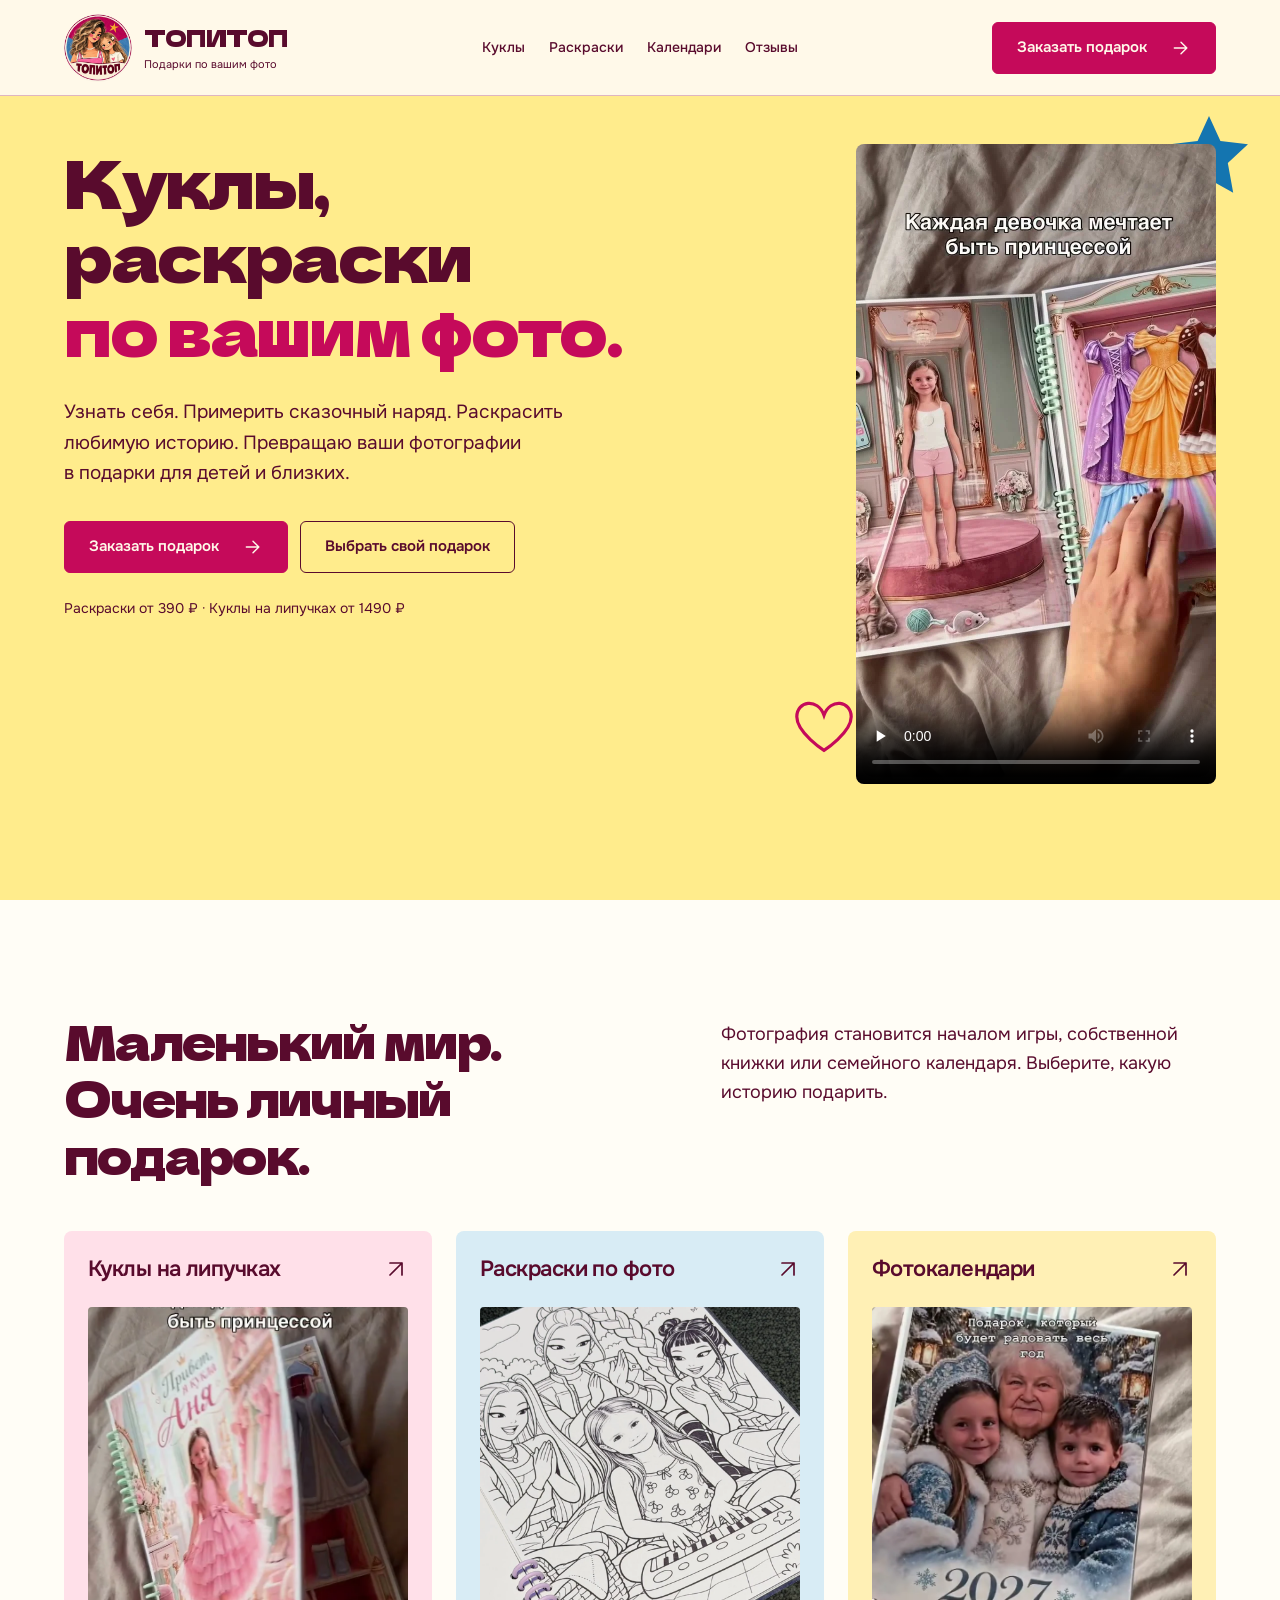
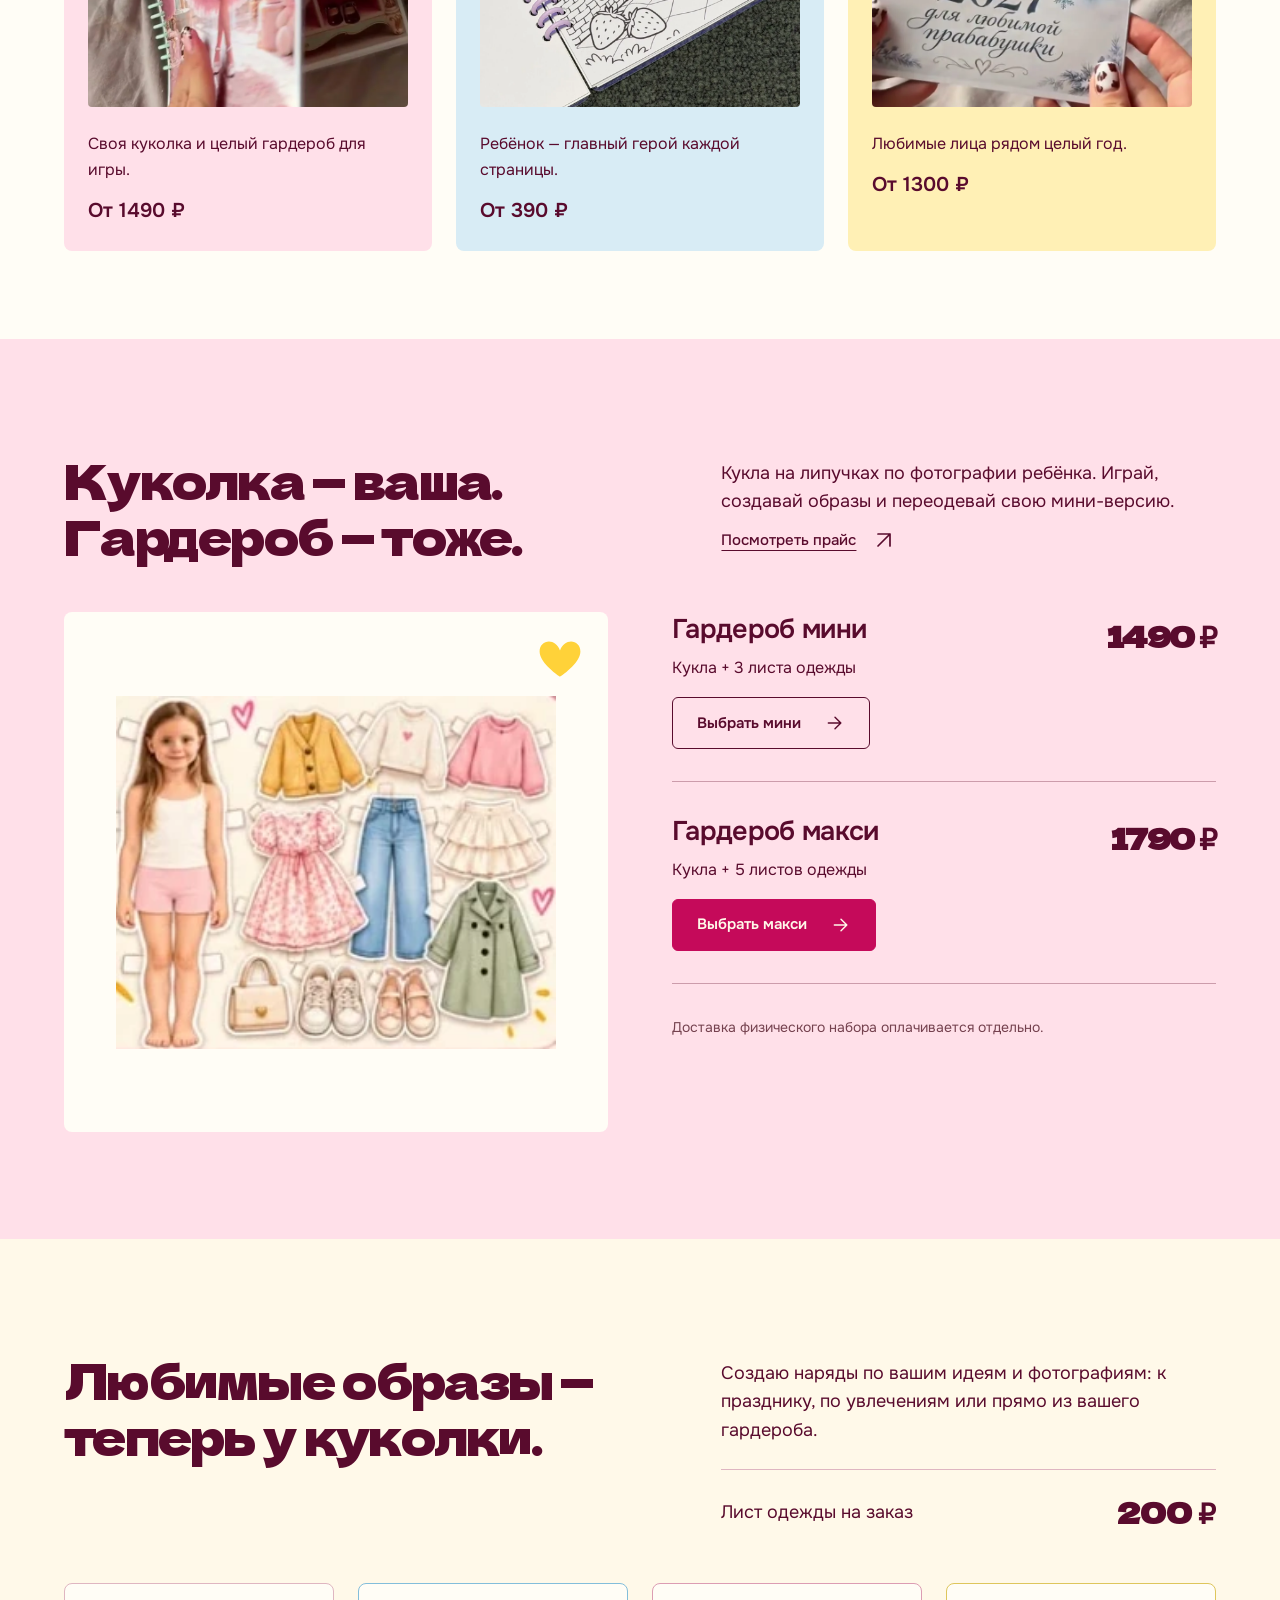
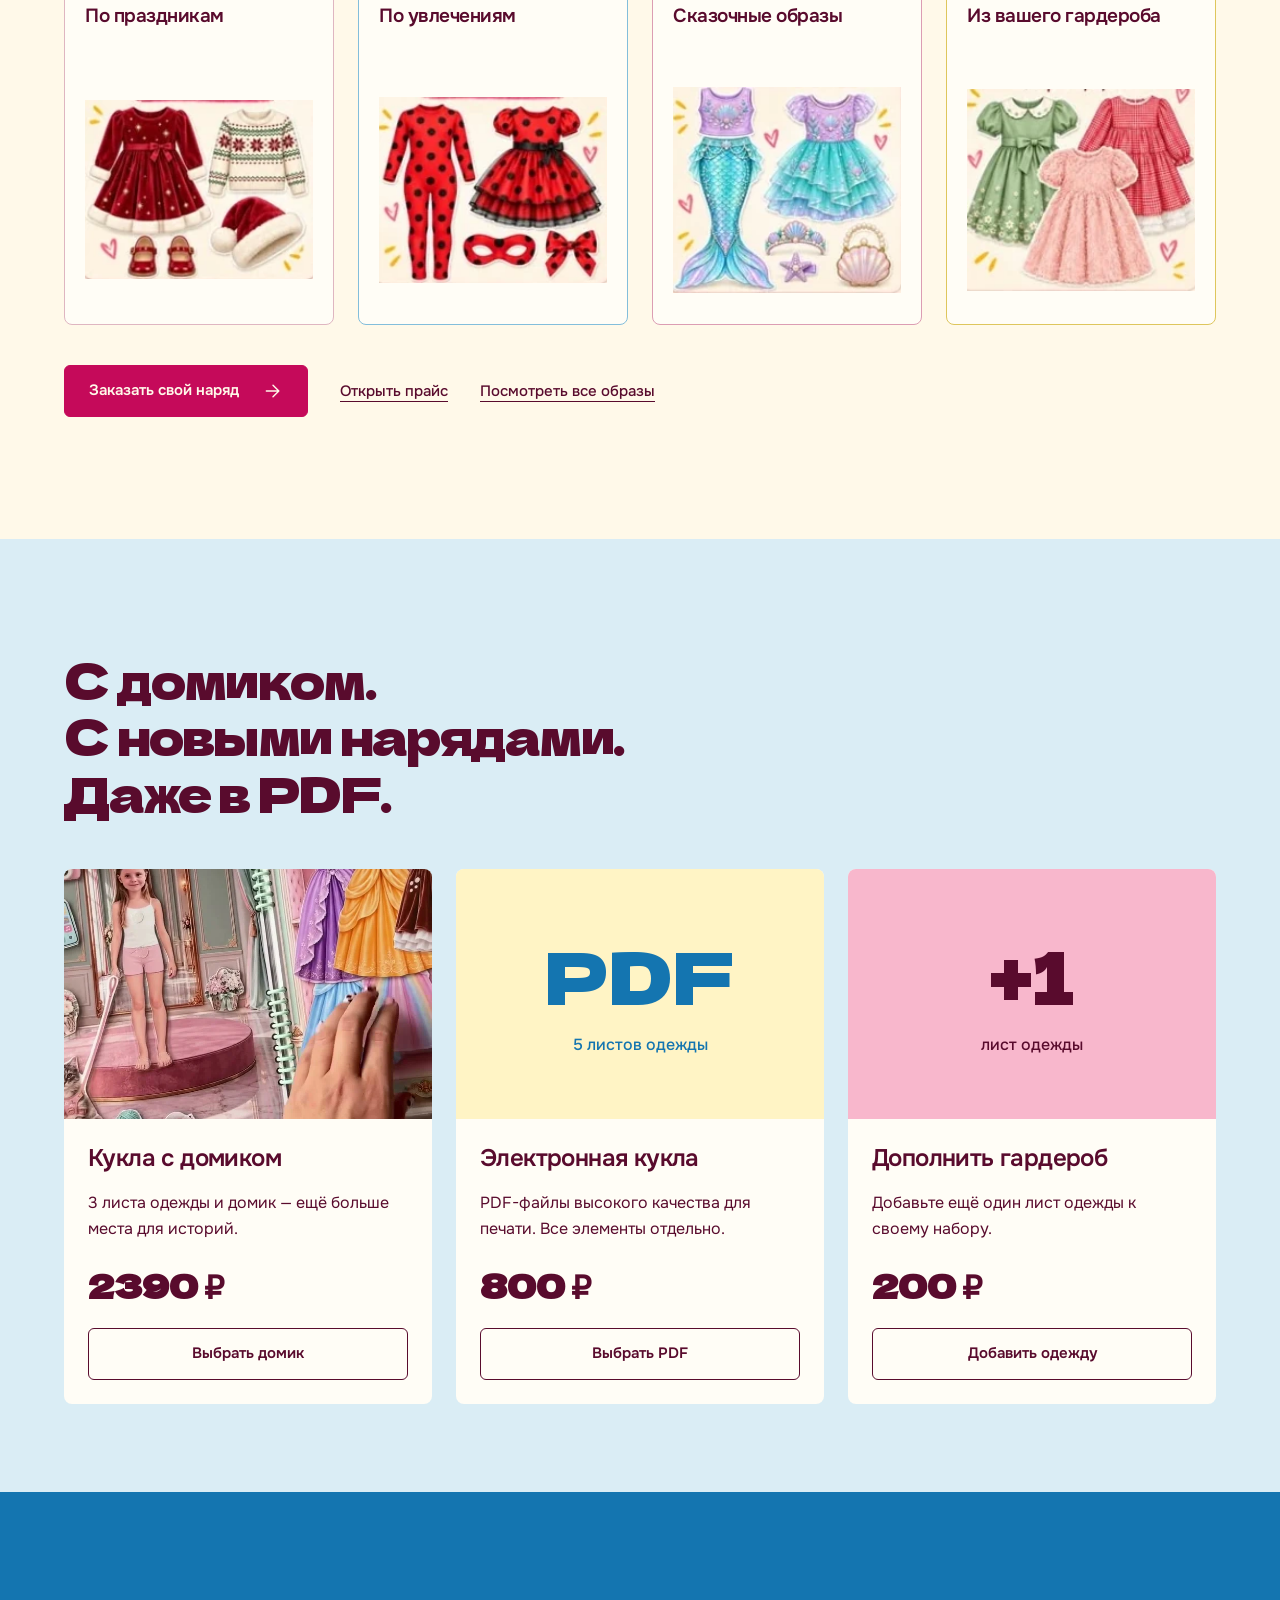
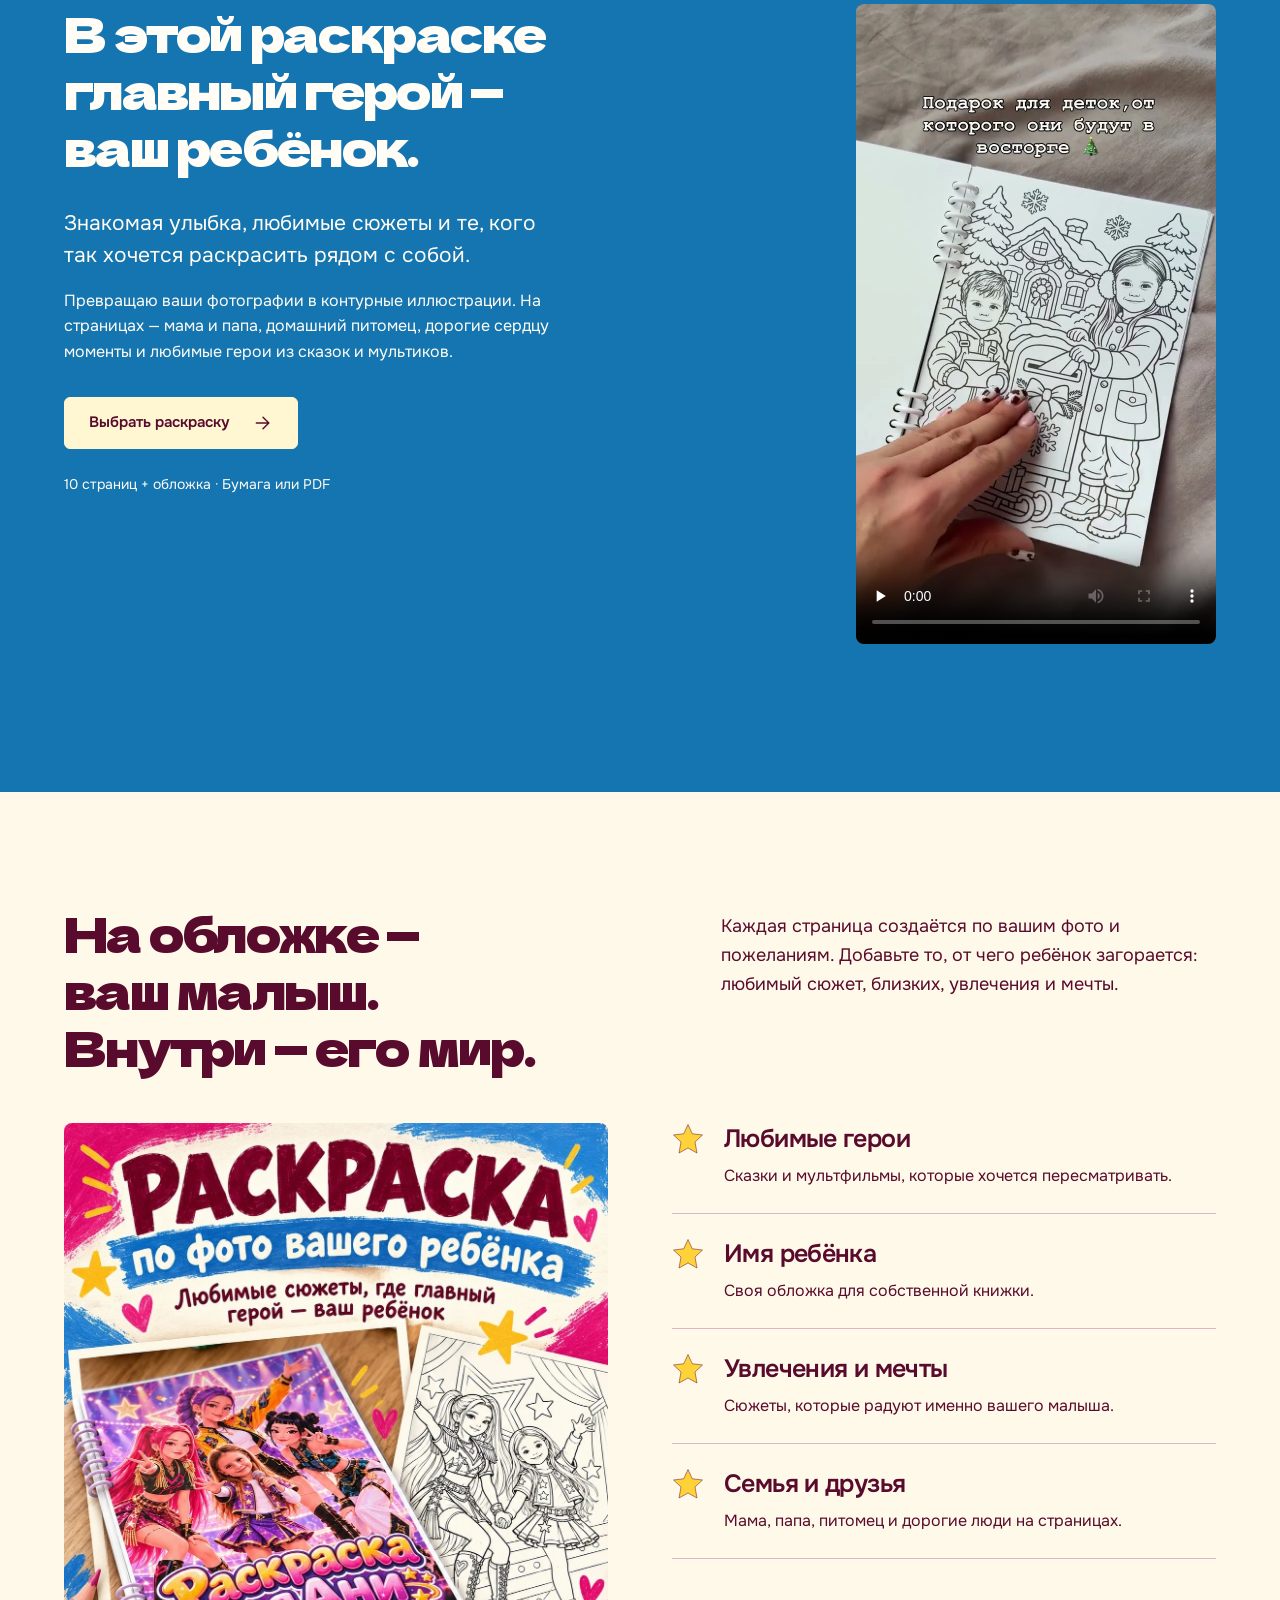
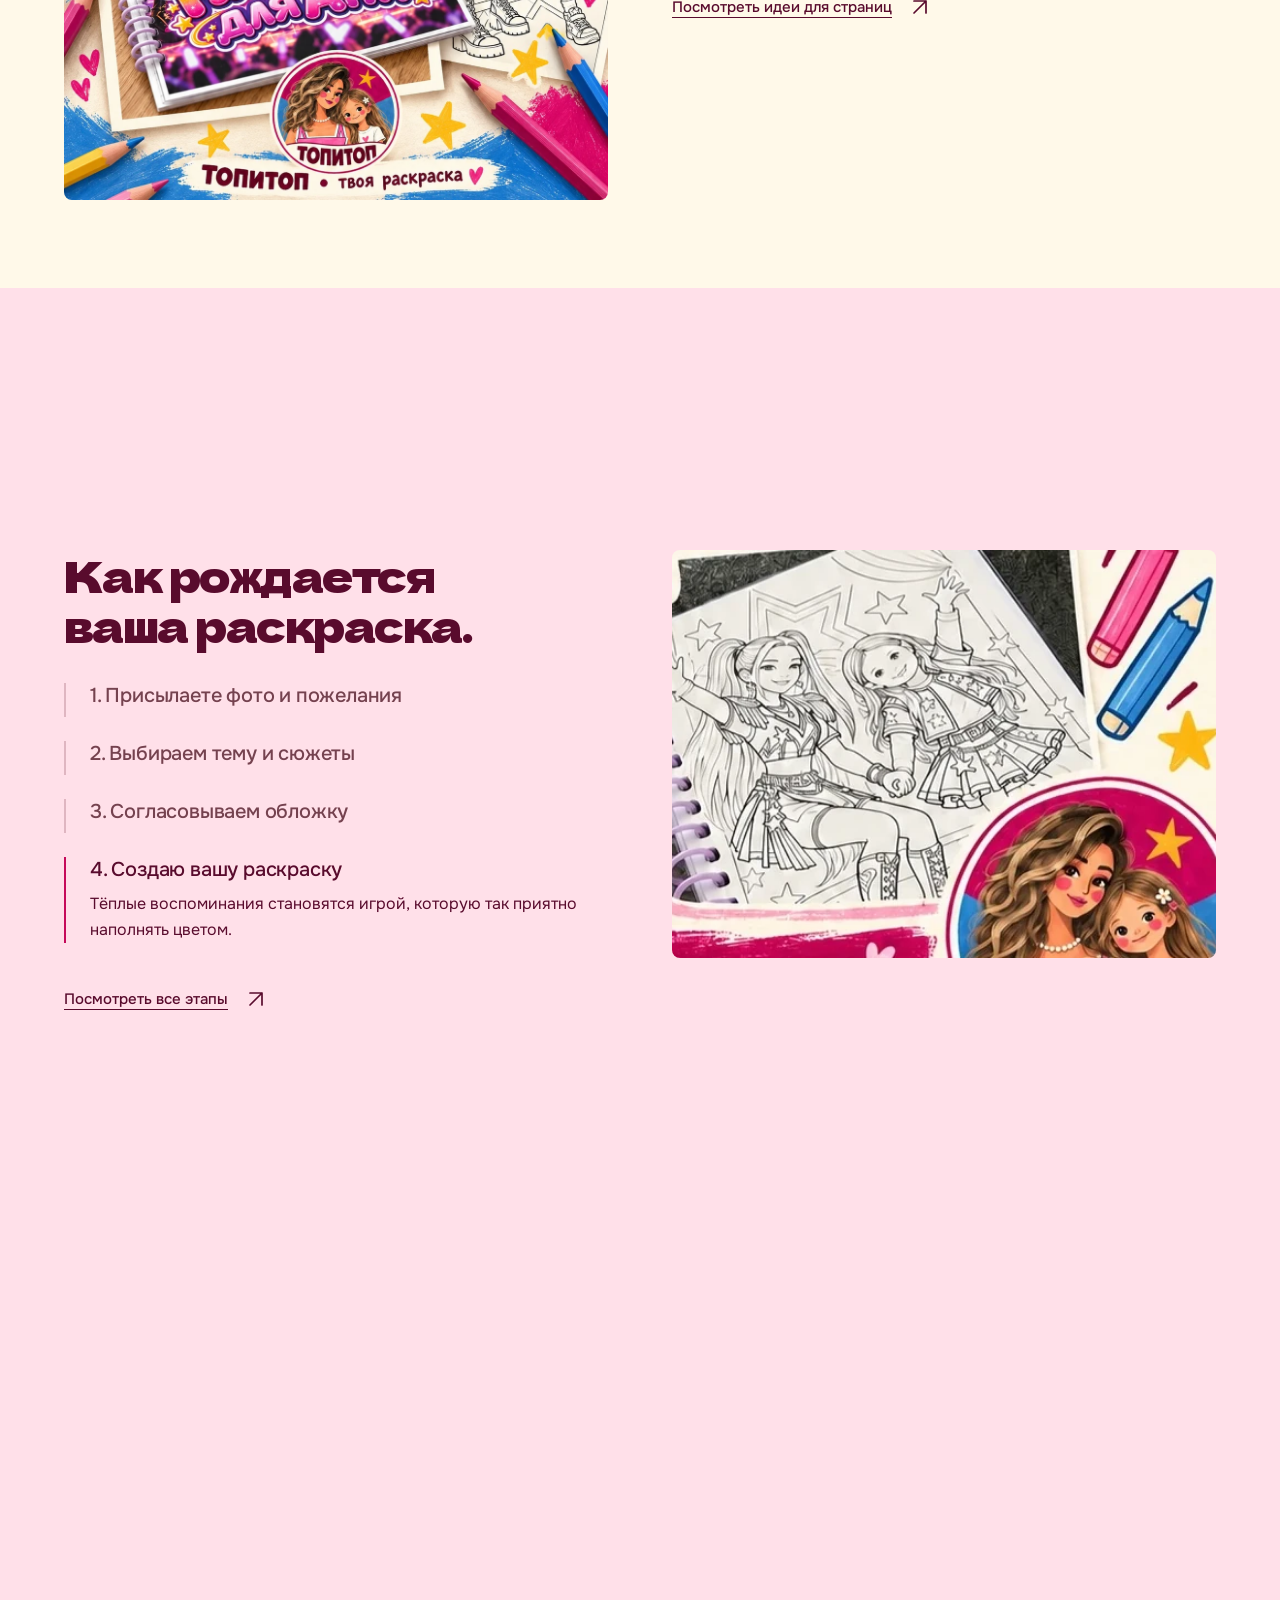
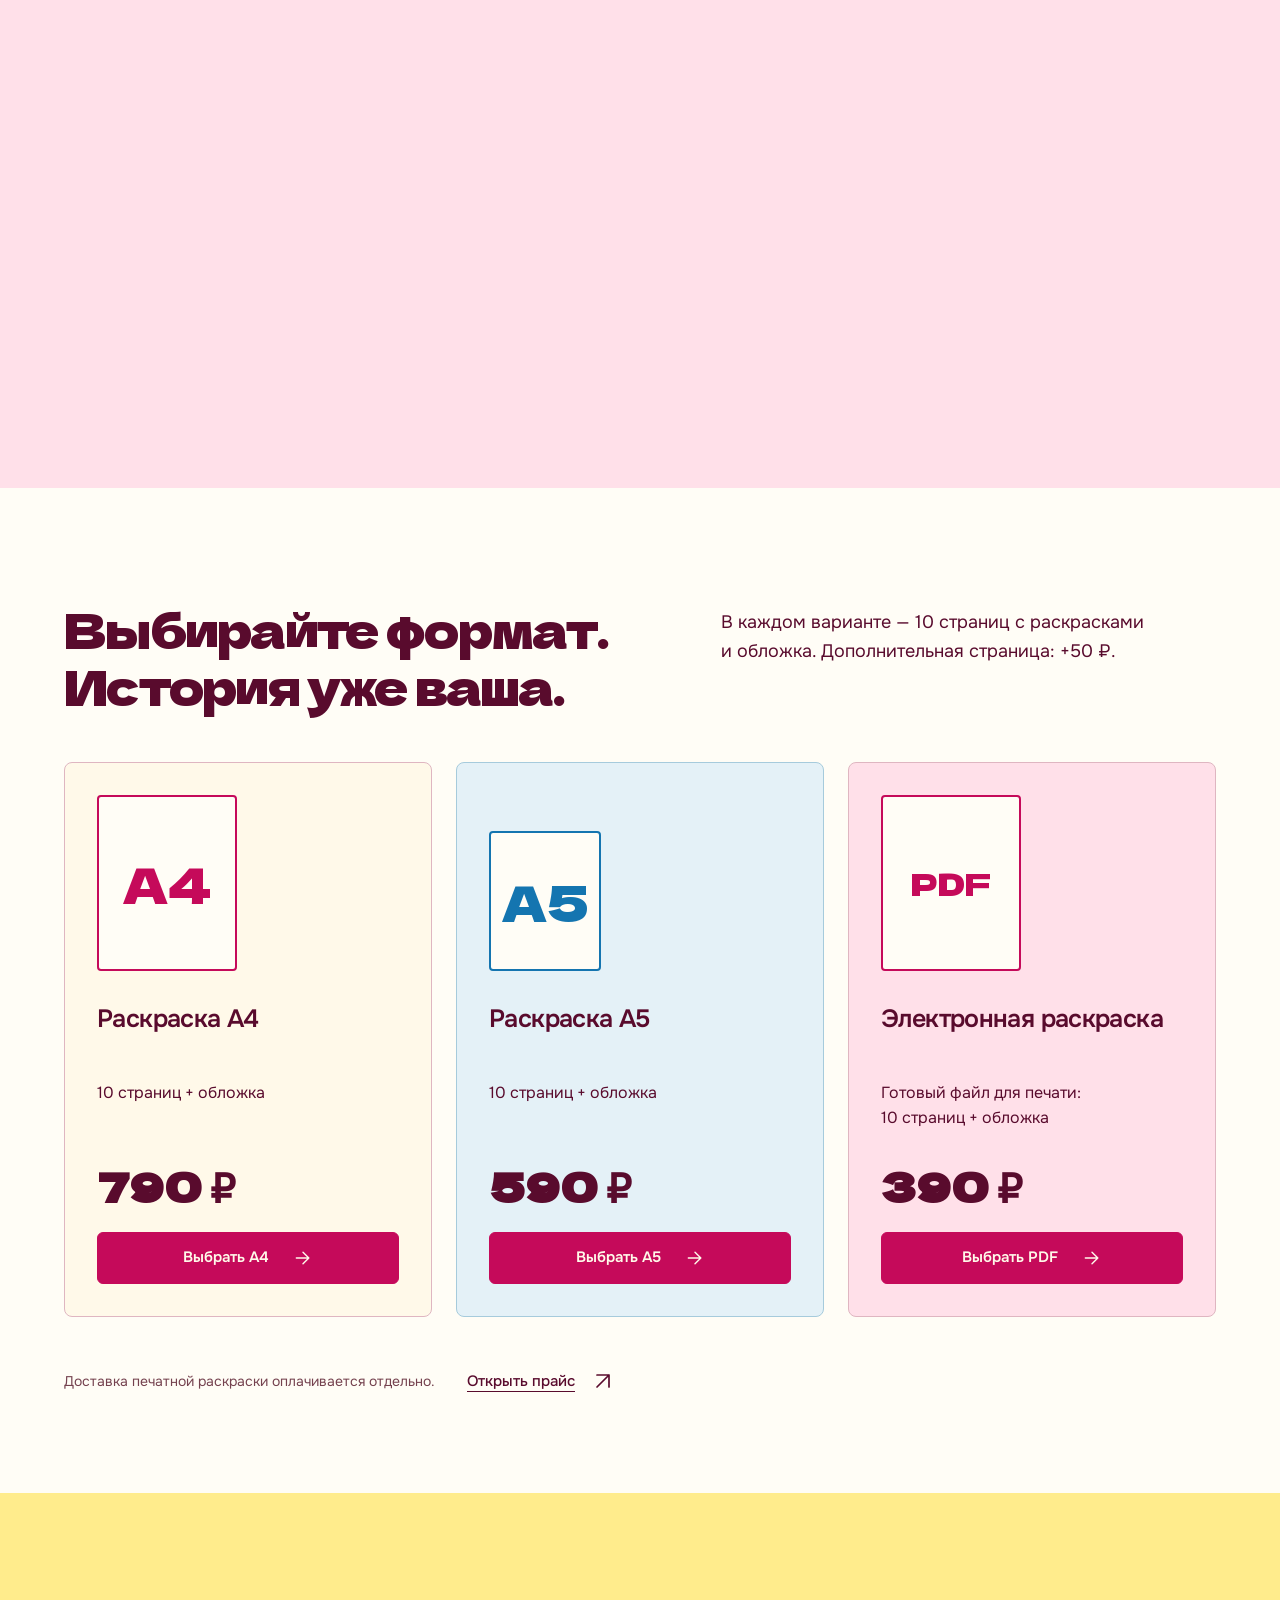
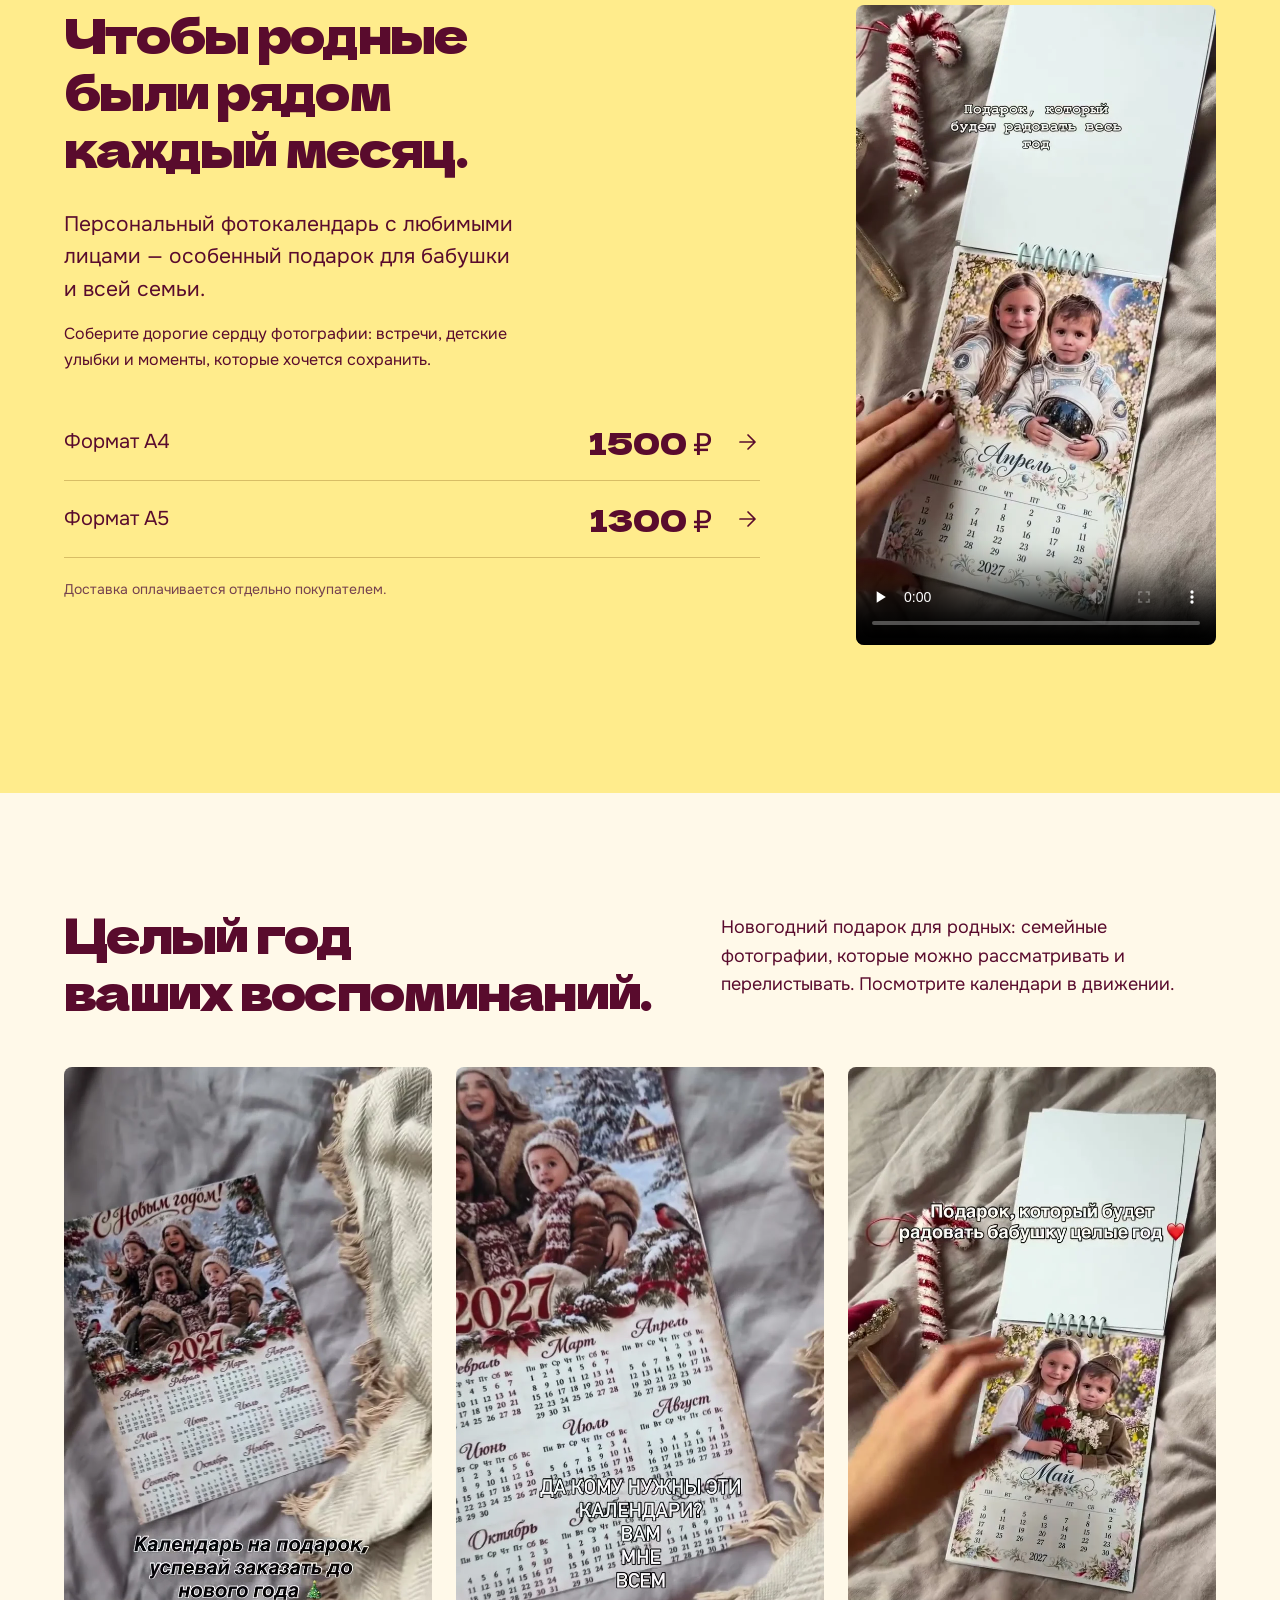
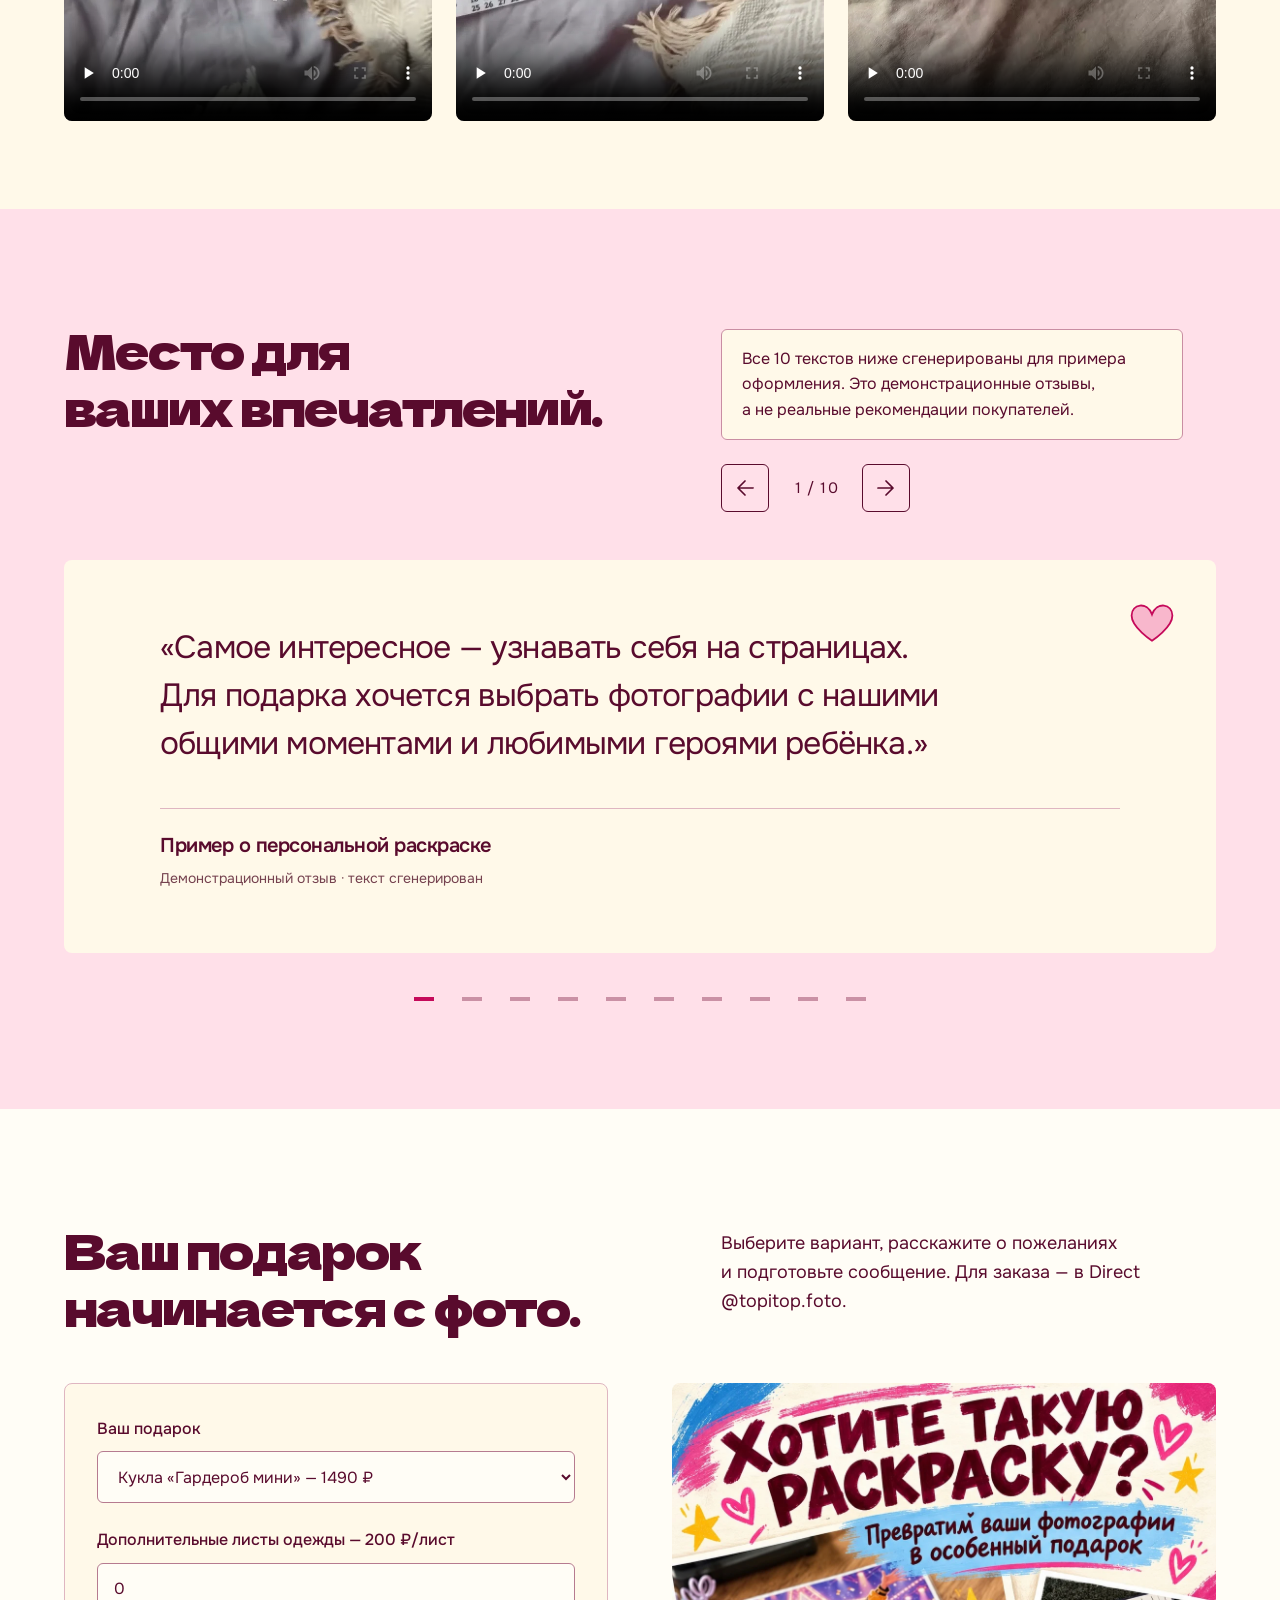
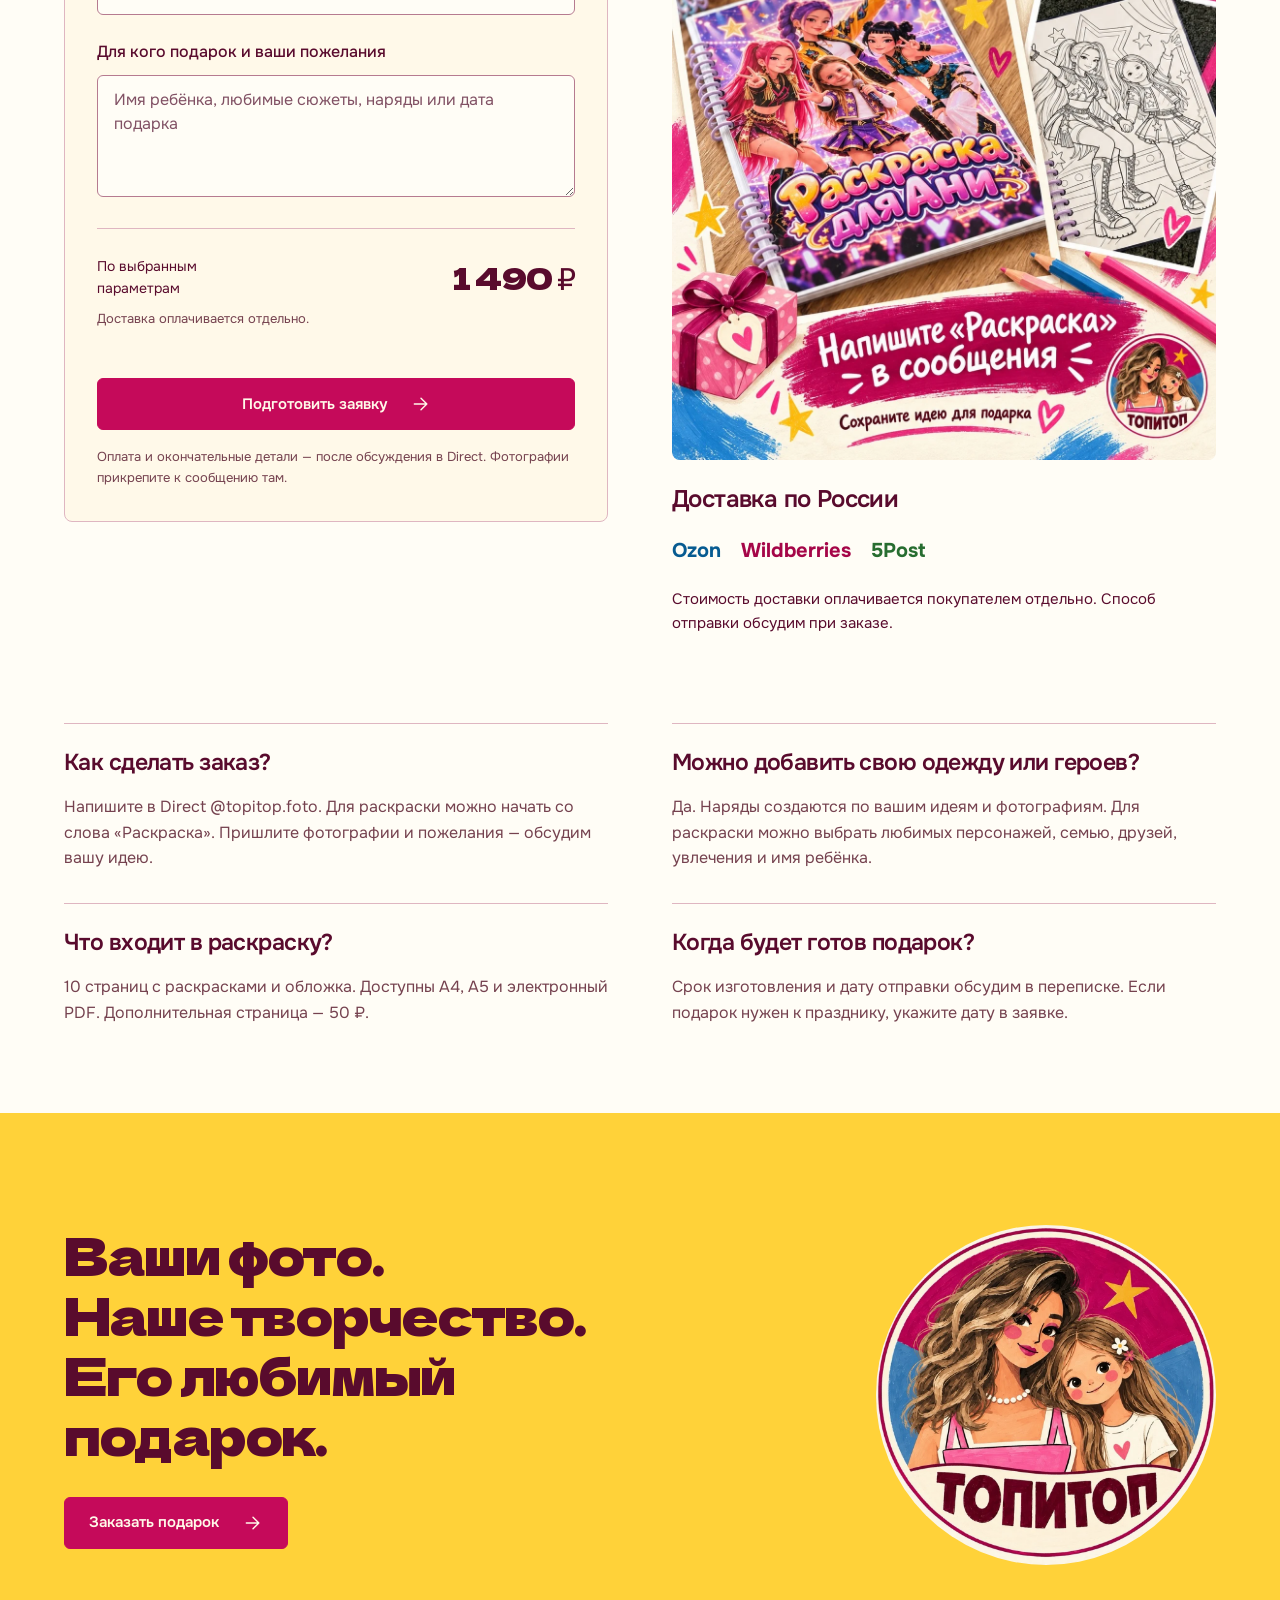
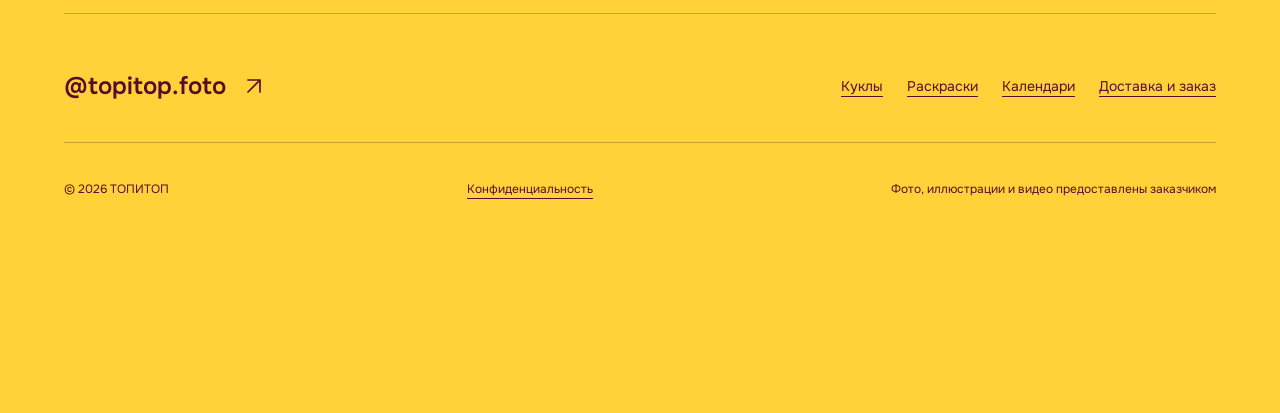
<file: index.html>
<!DOCTYPE html>
<html lang="ru" data-type="product" data-radius="soft" data-buttons="solid" data-motion="live">
<head>
  <meta charset="utf-8">
  <meta name="viewport" content="width=device-width, initial-scale=1, viewport-fit=cover">
  <title>Куклы на липучках и раскраски по фото на заказ | ТОПИТОП</title>
  <meta name="description" content="ТОПИТОП: куклы на липучках по фото, персональные раскраски от 390 ₽ и фотокалендари для родных. Выберите подарок и оформите заявку в Direct. Доставка по России.">
  <meta name="theme-color" content="#fff9e9">
  <meta name="page-type" content="product"><meta name="site-kind" content="other">
  <meta name="robots" content="index,follow,max-image-preview:large">
  <!-- Before publication replace https://topitop.example throughout SEO files with the actual website domain. -->
  <link rel="canonical" href="https://topitop.example/">
  <meta property="og:type" content="website"><meta property="og:locale" content="ru_RU">
  <meta property="og:site_name" content="ТОПИТОП"><meta property="og:title" content="Ваши фото становятся подарками — ТОПИТОП">
  <meta property="og:description" content="Куклы с личным гардеробом, раскраски с ребёнком в главной роли и фотокалендари для родных.">
  <meta property="og:url" content="https://topitop.example/"><meta property="og:image" content="https://topitop.example/share.jpg">
  <meta name="twitter:card" content="summary_large_image">
  <link rel="icon" type="image/png" href="assets/images/favicon.png">
  <link rel="stylesheet" href="assets/fonts/onest.css"><link rel="stylesheet" href="assets/fonts/dela.css">
  <link rel="stylesheet" href="assets/styles.css"><link rel="stylesheet" href="assets/motion.css">
  <link rel="stylesheet" href="assets/pinned-chapters.css"><link rel="stylesheet" href="assets/picture-develops.css">
  <script>document.documentElement.classList.add('js','m-enter');setTimeout(function(){document.documentElement.classList.add('m-enter-done')},700)</script>
  <script src="assets/animations.js" defer></script><script src="assets/app.js" defer></script>
  <script type="application/ld+json" id="structured-data">
{
  "@context": "https://schema.org",
  "@graph": [
    {
      "@type": "Organization",
      "@id": "https://topitop.example/#brand",
      "name": "ТОПИТОП",
      "alternateName": "topitop.foto",
      "url": "https://topitop.example/",
      "logo": "https://topitop.example/assets/images/logo.webp",
      "sameAs": [
        "https://www.instagram.com/topitop.foto/"
      ],
      "description": "Куклы на липучках по фото, персональные раскраски и фотокалендари для родных.",
      "areaServed": "Россия",
      "hasOfferCatalog": {
        "@type": "OfferCatalog",
        "name": "Персональные подарки ТОПИТОП",
        "itemListElement": [
          {
            "@type": "Offer",
            "price": 1490,
            "priceCurrency": "RUB",
            "url": "https://topitop.example/#order",
            "itemOffered": {
              "@type": "Service",
              "name": "Кукла «Гардероб мини»",
              "description": "Кукла по фото и 3 листа одежды"
            }
          },
          {
            "@type": "Offer",
            "price": 1790,
            "priceCurrency": "RUB",
            "url": "https://topitop.example/#order",
            "itemOffered": {
              "@type": "Service",
              "name": "Кукла «Гардероб макси»",
              "description": "Кукла по фото и 5 листов одежды"
            }
          },
          {
            "@type": "Offer",
            "price": 2390,
            "priceCurrency": "RUB",
            "url": "https://topitop.example/#order",
            "itemOffered": {
              "@type": "Service",
              "name": "Кукла с домиком",
              "description": "3 листа одежды и домик"
            }
          },
          {
            "@type": "Offer",
            "price": 800,
            "priceCurrency": "RUB",
            "url": "https://topitop.example/#order",
            "itemOffered": {
              "@type": "Service",
              "name": "Электронная кукла",
              "description": "PDF высокого качества, 5 листов одежды, элементы отдельно"
            }
          },
          {
            "@type": "Offer",
            "price": 200,
            "priceCurrency": "RUB",
            "url": "https://topitop.example/#order",
            "itemOffered": {
              "@type": "Service",
              "name": "Дополнительный лист одежды",
              "description": "Наряды по идеям и фотографиям"
            }
          },
          {
            "@type": "Offer",
            "price": 790,
            "priceCurrency": "RUB",
            "url": "https://topitop.example/#order",
            "itemOffered": {
              "@type": "Service",
              "name": "Персональная раскраска А4",
              "description": "10 страниц и обложка"
            }
          },
          {
            "@type": "Offer",
            "price": 590,
            "priceCurrency": "RUB",
            "url": "https://topitop.example/#order",
            "itemOffered": {
              "@type": "Service",
              "name": "Персональная раскраска А5",
              "description": "10 страниц и обложка"
            }
          },
          {
            "@type": "Offer",
            "price": 390,
            "priceCurrency": "RUB",
            "url": "https://topitop.example/#order",
            "itemOffered": {
              "@type": "Service",
              "name": "Персональная раскраска PDF",
              "description": "Файл для печати: 10 страниц и обложка"
            }
          },
          {
            "@type": "Offer",
            "price": 1500,
            "priceCurrency": "RUB",
            "url": "https://topitop.example/#order",
            "itemOffered": {
              "@type": "Service",
              "name": "Фотокалендарь А4",
              "description": "Персональный календарь с семейными фотографиями"
            }
          },
          {
            "@type": "Offer",
            "price": 1300,
            "priceCurrency": "RUB",
            "url": "https://topitop.example/#order",
            "itemOffered": {
              "@type": "Service",
              "name": "Фотокалендарь А5",
              "description": "Персональный календарь с семейными фотографиями"
            }
          }
        ]
      }
    },
    {
      "@type": "WebSite",
      "@id": "https://topitop.example/#website",
      "name": "ТОПИТОП",
      "url": "https://topitop.example/",
      "inLanguage": "ru-RU",
      "publisher": {
        "@id": "https://topitop.example/#brand"
      }
    },
    {
      "@type": "FAQPage",
      "mainEntity": [
        {
          "@type": "Question",
          "name": "Как сделать заказ?",
          "acceptedAnswer": {
            "@type": "Answer",
            "text": "Напишите в Direct @topitop.foto. Для раскраски можно начать со слова «Раскраска». Пришлите фотографии и пожелания — обсудим вашу идею."
          }
        },
        {
          "@type": "Question",
          "name": "Можно добавить свою одежду или героев?",
          "acceptedAnswer": {
            "@type": "Answer",
            "text": "Да. Наряды создаются по вашим идеям и фотографиям. Для раскраски можно выбрать любимых персонажей, семью, друзей, увлечения и имя ребёнка."
          }
        },
        {
          "@type": "Question",
          "name": "Что входит в раскраску?",
          "acceptedAnswer": {
            "@type": "Answer",
            "text": "10 страниц с раскрасками и обложка. Доступны А4, А5 и электронный PDF. Дополнительная страница — 50 ₽."
          }
        },
        {
          "@type": "Question",
          "name": "Когда будет готов подарок?",
          "acceptedAnswer": {
            "@type": "Answer",
            "text": "Срок изготовления и дату отправки обсудим в переписке. Если подарок нужен к празднику, укажите дату в заявке."
          }
        }
      ]
    }
  ]
}
  </script>
</head>
<body>
  <!-- TOPITOP: user's vivid brand palette and supplied artwork take precedence. Classic scripts work on file://. -->
  <svg class="svg-defs" xmlns="http://www.w3.org/2000/svg" aria-hidden="true">
    <symbol id="arrow" viewBox="0 0 24 24"><path d="M4 12h15M12 5l7 7-7 7"/></symbol>
    <symbol id="up" viewBox="0 0 24 24"><path d="M6 18 18 6M6 6h12v12"/></symbol>
    <symbol id="star" viewBox="0 0 64 64"><path d="m32 3 8.5 18.5L61 24l-15 14 4 22-18-10-18 10 4-22L3 24l20.5-2.5Z"/></symbol>
    <symbol id="heart" viewBox="0 0 40 40"><path d="M20 34S3 23 3 13C3 3 16 1 20 12 24 1 37 3 37 13c0 10-17 21-17 21Z"/></symbol>
  </svg>
  <header class="nav">
    <div class="wrap nav__bar">
      <a class="skip-link" href="#main">Перейти к содержимому</a>
      <a class="brand" href="#top" aria-label="ТОПИТОП — на главную"><img src="assets/images/logo-480.webp" width="72" height="72" alt="Логотип ТОПИТОП: мама и дочка"><span>ТОПИТОП<span>Подарки по вашим фото</span></span></a>
      <nav class="desktop-nav" aria-label="Основная навигация"><a href="#dolls">Куклы</a><a href="#coloring">Раскраски</a><a href="#calendars">Календари</a><a href="#reviews">Отзывы</a></nav>
      <a class="btn btn--primary nav__cta" href="#order">Заказать подарок<svg class="icon" aria-hidden="true"><use href="#arrow"/></svg></a>
      <button class="menu-toggle" type="button" aria-expanded="false" aria-controls="mobile-menu" aria-label="Открыть меню"><span></span><span></span></button>
    </div>
    <nav class="mobile-menu" id="mobile-menu" aria-label="Мобильная навигация" hidden><div class="wrap"><a href="#dolls">Куклы по фото</a><a href="#outfits">Одежда для кукол</a><a href="#coloring">Персональные раскраски</a><a href="#calendars">Фотокалендари</a><a href="#reviews">Отзывы</a><a href="#order">Заказ и доставка</a><a class="btn btn--primary" href="#order">Заказать подарок<svg class="icon" aria-hidden="true"><use href="#arrow"/></svg></a></div></nav>
  </header>
  <main id="main">
    <section class="hero" id="top" data-enter aria-labelledby="hero-h">
      <div class="wrap hero__grid">
        <div class="hero__text"><h1 id="hero-h">Куклы,<br>раскраски<br><span>по вашим фото.</span></h1><p class="hero__lead">Узнать себя. Примерить сказочный наряд. Раскрасить любимую историю. Превращаю ваши фотографии в&nbsp;подарки для детей и&nbsp;близких.</p><div class="btn-row"><a class="btn btn--primary" href="#order">Заказать подарок<svg class="icon" aria-hidden="true"><use href="#arrow"/></svg></a><a class="btn btn--secondary" href="#gifts">Выбрать свой подарок</a></div><p class="hero__fact">Раскраски от 390 ₽ · Куклы на липучках от 1490 ₽</p></div>
        <div class="hero__art"><svg class="decoration decoration--star" aria-hidden="true"><use href="#star"/></svg><div class="video-frame video-frame--hero"><video controls playsinline preload="none" width="540" height="960" poster="assets/images/video-5-3.webp" aria-label="Кукла по фото и её гардероб в альбоме"><source src="assets/video/video-5.mp4" type="video/mp4">Видео куклы: <a href="assets/video/video-5.mp4">открыть MP4</a>.</video></div><svg class="decoration decoration--heart" aria-hidden="true"><use href="#heart"/></svg></div>
      </div>
    </section>

    <section class="section gifts" id="gifts" aria-labelledby="gifts-h">
      <div class="wrap"><div class="section-head"><h2 id="gifts-h">Маленький мир.<br>Очень личный подарок.</h2><p>Фотография становится началом игры, собственной книжки или семейного календаря. Выберите, какую историю подарить.</p></div><div class="gift-grid">
        <a class="gift-card m-zoom" href="#dolls"><div class="gift-card__title"><h3>Куклы на липучках</h3><svg class="icon" aria-hidden="true"><use href="#up"/></svg></div><img src="assets/images/video-5-2.webp" alt="Персональная кукла в альбоме с нарядами" width="720" height="1280" loading="lazy" decoding="async"><p>Своя куколка и целый гардероб для игры.</p><strong>От 1490 ₽</strong></a>
        <a class="gift-card m-zoom" href="#coloring"><div class="gift-card__title"><h3>Раскраски по фото</h3><svg class="icon" aria-hidden="true"><use href="#up"/></svg></div><img src="assets/images/coloring-real.webp" alt="Печатная раскраска с девочкой и любимыми героями" width="1013" height="1800" loading="lazy" decoding="async"><p>Ребёнок — главный герой каждой страницы.</p><strong>От 390 ₽</strong></a>
        <a class="gift-card m-zoom" href="#calendars"><div class="gift-card__title"><h3>Фотокалендари</h3><svg class="icon" aria-hidden="true"><use href="#up"/></svg></div><img src="assets/images/video-4-1.webp" alt="Обложка фотокалендаря с бабушкой и внуками" width="720" height="1280" loading="lazy" decoding="async"><p>Любимые лица рядом целый год.</p><strong>От 1300 ₽</strong></a>
      </div></div>
    </section>

    <section class="section dolls" id="dolls" aria-labelledby="dolls-h">
      <div class="wrap"><div class="section-head"><h2 id="dolls-h">Куколка — ваша.<br>Гардероб — тоже.</h2><div><p>Кукла на липучках по фотографии ребёнка. Играй, создавай образы и&nbsp;переодевай свою мини-версию.</p><button type="button" class="text-link" data-view-image="assets/images/doll-prices.webp" data-view-title="Оригинальный прайс на куклы">Посмотреть прайс<svg class="icon" aria-hidden="true"><use href="#up"/></svg></button></div></div>
        <div class="doll-layout"><div class="doll-picture"><img src="assets/images/doll-detail.webp" alt="Куколка по фото и одежда для смены образов" width="350" height="380" loading="lazy" decoding="async"><svg class="decoration" aria-hidden="true"><use href="#heart"/></svg></div><div class="doll-prices"><article class="price-row"><div><h3>Гардероб мини</h3><p>Кукла + 3 листа одежды</p></div><strong>1490 ₽</strong><button class="btn btn--secondary" type="button" data-select-product="doll-mini">Выбрать мини<svg class="icon" aria-hidden="true"><use href="#arrow"/></svg></button></article><article class="price-row"><div><h3>Гардероб макси</h3><p>Кукла + 5 листов одежды</p></div><strong>1790 ₽</strong><button class="btn btn--primary" type="button" data-select-product="doll-maxi">Выбрать макси<svg class="icon" aria-hidden="true"><use href="#arrow"/></svg></button></article><p class="delivery-note">Доставка физического набора оплачивается отдельно.</p></div></div>
      </div>
    </section>

    <section class="section outfits" id="outfits" aria-labelledby="outfits-h"><div class="wrap"><div class="section-head"><h2 id="outfits-h">Любимые образы —<br>теперь у куколки.</h2><div><p>Создаю наряды по вашим идеям и фотографиям: к празднику, по увлечениям или прямо из вашего гардероба.</p><p class="outfit-price">Лист одежды на заказ <strong>200 ₽</strong></p></div></div><div class="outfit-grid">
      <article><h3>По праздникам</h3><img src="assets/images/outfit-holiday.webp" alt="Красное праздничное платье, свитер и новогодние аксессуары" width="300" height="300" loading="lazy" decoding="async"></article>
      <article><h3>По увлечениям</h3><img src="assets/images/outfit-hobby.webp" alt="Костюмы в красно-чёрный горошек с аксессуарами" width="300" height="300" loading="lazy" decoding="async"></article>
      <article><h3>Сказочные образы</h3><img src="assets/images/outfit-fairytale.webp" alt="Наряды русалки и сказочное платье" width="300" height="300" loading="lazy" decoding="async"></article>
      <article><h3>Из вашего гардероба</h3><img src="assets/images/outfit-personal.webp" alt="Платья и свитер для куклы по образцам одежды" width="300" height="300" loading="lazy" decoding="async"></article>
    </div><div class="section-actions"><button class="btn btn--primary" type="button" data-select-product="outfit">Заказать свой наряд<svg class="icon" aria-hidden="true"><use href="#arrow"/></svg></button><button class="text-link" type="button" data-view-image="assets/images/outfit-prices.webp" data-view-title="Наряды по вашим идеям — прайс">Открыть прайс</button><button class="text-link" type="button" data-view-image="assets/images/outfit-ideas.webp" data-view-title="Идеи одежды для куклы">Посмотреть все образы</button></div></div></section>

    <section class="section more-dolls" id="doll-formats" aria-labelledby="doll-formats-h"><div class="wrap"><h2 id="doll-formats-h">С домиком.<br>С новыми нарядами.<br>Даже в PDF.</h2><div class="format-grid">
      <article class="format-card"><div class="format-card__visual"><img src="assets/images/video-5-3.webp" alt="Куколка в альбоме с личным гардеробом" width="720" height="1280" loading="lazy" decoding="async"></div><div class="format-card__body"><h3>Кукла с домиком</h3><p>3 листа одежды и домик — ещё больше места для историй.</p><strong>2390 ₽</strong><button class="btn btn--secondary" type="button" data-select-product="doll-house">Выбрать домик</button></div></article>
      <article class="format-card format-card--pdf"><div class="paper-icon" aria-hidden="true">PDF<span>5 листов одежды</span></div><div class="format-card__body"><h3>Электронная кукла</h3><p>PDF-файлы высокого качества для печати. Все элементы отдельно.</p><strong>800 ₽</strong><button class="btn btn--secondary" type="button" data-select-product="doll-pdf">Выбрать PDF</button></div></article>
      <article class="format-card format-card--extra"><div class="paper-icon" aria-hidden="true">+1<span>лист одежды</span></div><div class="format-card__body"><h3>Дополнить гардероб</h3><p>Добавьте ещё один лист одежды к своему набору.</p><strong>200 ₽</strong><button class="btn btn--secondary" type="button" data-select-product="outfit">Добавить одежду</button></div></article>
    </div></div></section>

    <section class="section coloring" id="coloring" aria-labelledby="coloring-h"><div class="wrap coloring__grid"><div><h2 id="coloring-h">В этой раскраске<br>главный герой —<br>ваш ребёнок.</h2><p class="lead">Знакомая улыбка, любимые сюжеты и&nbsp;те, кого так хочется раскрасить рядом с&nbsp;собой.</p><p>Превращаю ваши фотографии в контурные иллюстрации. На страницах — мама и папа, домашний питомец, дорогие сердцу моменты и любимые герои из сказок и мультиков.</p><a class="btn btn--primary" href="#coloring-prices">Выбрать раскраску<svg class="icon" aria-hidden="true"><use href="#arrow"/></svg></a><p class="coloring__fact">10 страниц + обложка · Бумага или PDF</p></div><div class="video-frame"><video controls playsinline preload="none" poster="assets/images/video-3-2.webp" width="540" height="960" aria-label="Листаем персональную раскраску по фотографиям"><source src="assets/video/video-3.mp4" type="video/mp4"><a href="assets/video/video-3.mp4">Открыть видео раскраски</a></video></div></div></section>

    <section class="section personal" id="personal" aria-labelledby="personal-h"><div class="wrap"><div class="section-head"><h2 id="personal-h">На обложке —<br>ваш малыш.<br>Внутри — его мир.</h2><p>Каждая страница создаётся по вашим фото и пожеланиям. Добавьте то, от чего ребёнок загорается: любимый сюжет, близких, увлечения и мечты.</p></div><div class="personal__grid"><figure class="personal__photo" data-moment="picture-develops" data-moment-opts='{"look":"film"}'><img src="assets/images/coloring-cover.webp" alt="Именная раскраска для Ани с цветной обложкой и контурными страницами" width="1122" height="1397" loading="lazy" decoding="async"></figure><div class="personal__ideas"><ul><li><svg aria-hidden="true"><use href="#star"/></svg><div><h3>Любимые герои</h3><p>Сказки и мультфильмы, которые хочется пересматривать.</p></div></li><li><svg aria-hidden="true"><use href="#star"/></svg><div><h3>Имя ребёнка</h3><p>Своя обложка для собственной книжки.</p></div></li><li><svg aria-hidden="true"><use href="#star"/></svg><div><h3>Увлечения и мечты</h3><p>Сюжеты, которые радуют именно вашего малыша.</p></div></li><li><svg aria-hidden="true"><use href="#star"/></svg><div><h3>Семья и друзья</h3><p>Мама, папа, питомец и дорогие люди на страницах.</p></div></li></ul><button class="text-link" type="button" data-view-image="assets/images/coloring-themes.webp" data-view-title="Что можно добавить в персональную раскраску">Посмотреть идеи для страниц<svg class="icon" aria-hidden="true"><use href="#up"/></svg></button></div></div></div></section>

    <section class="section process" id="process" data-moment="pinned-chapters" aria-labelledby="process-h"><div class="wrap mo-pc__grid"><div class="mo-pc__text"><h2 id="process-h">Как рождается<br>ваша раскраска.</h2><ol class="mo-pc__steps">
      <li class="mo-pc__step"><h3>1. Присылаете фото и пожелания</h3><p>Расскажите, для кого подарок, и покажите любимые фотографии.</p><figure class="mo-pc__visual"><img src="assets/images/step-1.webp" alt="Фотография девочки для персональной раскраски" width="515" height="385" loading="lazy" decoding="async"></figure></li>
      <li class="mo-pc__step"><h3>2. Выбираем тему и сюжеты</h3><p>Обсуждаем любимых героев, увлечения и то, что появится на страницах.</p><figure class="mo-pc__visual"><img src="assets/images/step-2.webp" alt="Примеры контурных иллюстраций с ребёнком в разных сюжетах" width="515" height="385" loading="lazy" decoding="async"></figure></li>
      <li class="mo-pc__step"><h3>3. Согласовываем обложку</h3><p>Имя, образ и история, с которой начнётся знакомство с книжкой.</p><figure class="mo-pc__visual"><img src="assets/images/step-3.webp" alt="Цветная персональная обложка раскраски для Ани" width="515" height="370" loading="lazy" decoding="async"></figure></li>
      <li class="mo-pc__step"><h3>4. Создаю вашу раскраску</h3><p>Тёплые воспоминания становятся игрой, которую так приятно наполнять цветом.</p><figure class="mo-pc__visual"><img src="assets/images/step-4.webp" alt="Готовые страницы именной раскраски" width="515" height="370" loading="lazy" decoding="async"></figure></li>
    </ol><button class="text-link" type="button" data-view-image="assets/images/coloring-process.webp" data-view-title="Все этапы создания раскраски">Посмотреть все этапы<svg class="icon" aria-hidden="true"><use href="#up"/></svg></button></div><div class="mo-pc__visuals frame"></div></div></section>

    <section class="section coloring-prices" id="coloring-prices" aria-labelledby="coloring-prices-h"><div class="wrap"><div class="section-head"><h2 id="coloring-prices-h">Выбирайте формат.<br>История уже ваша.</h2><p>В каждом варианте — 10 страниц с раскрасками и&nbsp;обложка. Дополнительная страница: +50&nbsp;₽.</p></div><div class="color-price-grid">
      <article class="color-price-card"><div class="sheet-size" aria-hidden="true">А4</div><h3>Раскраска А4</h3><p>10 страниц + обложка</p><strong>790 ₽</strong><button class="btn btn--primary" type="button" data-select-product="color-a4">Выбрать А4<svg class="icon" aria-hidden="true"><use href="#arrow"/></svg></button></article>
      <article class="color-price-card"><div class="sheet-size sheet-size--a5" aria-hidden="true">А5</div><h3>Раскраска А5</h3><p>10 страниц + обложка</p><strong>590 ₽</strong><button class="btn btn--primary" type="button" data-select-product="color-a5">Выбрать А5<svg class="icon" aria-hidden="true"><use href="#arrow"/></svg></button></article>
      <article class="color-price-card"><div class="sheet-size sheet-size--pdf" aria-hidden="true">PDF</div><h3>Электронная раскраска</h3><p>Готовый файл для печати:<br>10 страниц + обложка</p><strong>390 ₽</strong><button class="btn btn--primary" type="button" data-select-product="color-pdf">Выбрать PDF<svg class="icon" aria-hidden="true"><use href="#arrow"/></svg></button></article>
    </div><div class="section-actions"><p class="delivery-note">Доставка печатной раскраски оплачивается отдельно.</p><button class="text-link" type="button" data-view-image="assets/images/coloring-prices.webp" data-view-title="Оригинальный прайс на раскраски">Открыть прайс<svg class="icon" aria-hidden="true"><use href="#up"/></svg></button></div></div></section>

    <section class="section calendars" id="calendars" aria-labelledby="calendars-h"><div class="wrap calendar__grid"><div><h2 id="calendars-h">Чтобы родные<br>были рядом<br>каждый месяц.</h2><p class="lead">Персональный фотокалендарь с&nbsp;любимыми лицами — особенный подарок для бабушки и&nbsp;всей семьи.</p><p>Соберите дорогие сердцу фотографии: встречи, детские улыбки и моменты, которые хочется сохранить.</p><div class="calendar-prices"><button type="button" data-select-product="calendar-a4"><span>Формат А4</span><strong>1500 ₽</strong><svg class="icon" aria-hidden="true"><use href="#arrow"/></svg></button><button type="button" data-select-product="calendar-a5"><span>Формат А5</span><strong>1300 ₽</strong><svg class="icon" aria-hidden="true"><use href="#arrow"/></svg></button></div><p class="delivery-note">Доставка оплачивается отдельно покупателем.</p></div><div class="video-frame"><video controls playsinline preload="none" width="540" height="960" poster="assets/images/video-4-3.webp" aria-label="Листаем семейный фотокалендарь с фотографиями бабушки и внуков"><source src="assets/video/video-4.mp4" type="video/mp4"><a href="assets/video/video-4.mp4">Открыть видео фотокалендаря</a></video></div></div></section>

    <section class="section calendar-stories" id="calendar-stories" aria-labelledby="calendar-stories-h"><div class="wrap"><div class="section-head"><h2 id="calendar-stories-h">Целый год<br>ваших воспоминаний.</h2><p>Новогодний подарок для родных: семейные фотографии, которые можно рассматривать и перелистывать. Посмотрите календари в движении.</p></div><div class="video-grid">
      <div class="video-frame"><video controls playsinline preload="none" width="540" height="960" poster="assets/images/video-1-2.webp" aria-label="Обзор семейного календаря на 2027 год"><source src="assets/video/video-1.mp4" type="video/mp4"><a href="assets/video/video-1.mp4">Смотреть первое видео календаря</a></video></div>
      <div class="video-frame"><video controls playsinline preload="none" width="540" height="960" poster="assets/images/video-2-1.webp" aria-label="Фотокалендарь с семейной зимней фотографией"><source src="assets/video/video-2.mp4" type="video/mp4"><a href="assets/video/video-2.mp4">Смотреть второе видео календаря</a></video></div>
      <div class="video-frame"><video controls playsinline preload="none" width="540" height="960" poster="assets/images/video-6-3.webp" aria-label="Перелистывание страниц фотокалендаря для бабушки"><source src="assets/video/video-6.mp4" type="video/mp4"><a href="assets/video/video-6.mp4">Смотреть третье видео календаря</a></video></div>
    </div></div></section>

    <section class="section reviews" id="reviews" aria-labelledby="reviews-h"><div class="wrap"><div class="section-head"><h2 id="reviews-h">Место для<br>ваших впечатлений.</h2><div><p class="demo-disclosure">Все 10 текстов ниже сгенерированы для примера оформления. Это демонстрационные отзывы, а&nbsp;не&nbsp;реальные рекомендации покупателей.</p><div class="review-controls" hidden><button class="icon-button" type="button" id="review-prev" aria-label="Предыдущий пример отзыва"><svg class="icon icon--back" aria-hidden="true"><use href="#arrow"/></svg></button><p id="review-count" aria-live="polite" aria-atomic="true">1 / 10</p><button class="icon-button" type="button" id="review-next" aria-label="Следующий пример отзыва"><svg class="icon" aria-hidden="true"><use href="#arrow"/></svg></button></div></div></div><div class="review-slider" id="review-slider" role="region" aria-roledescription="слайдер" aria-label="Демонстрационные отзывы" tabindex="0"><article class="review"><svg class="review__heart" aria-hidden="true"><use href="#heart"/></svg><blockquote id="review-text">«Самое интересное — узнавать себя на страницах. Для подарка хочется выбрать фотографии с нашими общими моментами и любимыми героями ребёнка».</blockquote><div class="review__meta"><h3 id="review-topic">Пример о персональной раскраске</h3><p id="review-label">Демонстрационный отзыв · текст сгенерирован</p></div></article></div><div class="review-dots" id="review-dots" aria-label="Выбор примера отзыва" hidden></div></div></section>

    <section class="section order" id="order" aria-labelledby="order-h"><div class="wrap"><div class="section-head"><h2 id="order-h">Ваш подарок<br>начинается с фото.</h2><p>Выберите вариант, расскажите о&nbsp;пожеланиях и&nbsp;подготовьте сообщение. Для заказа — в&nbsp;Direct @topitop.foto.</p></div><div class="order__grid"><form class="order-form" id="order-form" novalidate action="https://www.instagram.com/topitop.foto/" method="get" target="_blank"><div class="field"><label for="product">Ваш подарок</label><select id="product"><option value="doll-mini">Кукла «Гардероб мини» — 1490 ₽</option><option value="doll-maxi">Кукла «Гардероб макси» — 1790 ₽</option><option value="doll-house">Кукла с домиком — 2390 ₽</option><option value="doll-pdf">Электронная кукла — 800 ₽</option><option value="outfit">Лист одежды на заказ — 200 ₽</option><option value="color-a4">Раскраска А4 — 790 ₽</option><option value="color-a5">Раскраска А5 — 590 ₽</option><option value="color-pdf">Раскраска PDF — 390 ₽</option><option value="calendar-a4">Фотокалендарь А4 — 1500 ₽</option><option value="calendar-a5">Фотокалендарь А5 — 1300 ₽</option></select></div><div class="field" id="extra-field"><label for="extra-count" id="extra-label">Дополнительные листы одежды — 200 ₽/лист</label><input id="extra-count" type="number" inputmode="numeric" min="0" max="30" step="1" value="0" aria-describedby="extra-error"><p class="field-error" id="extra-error" role="status"></p></div><div class="field"><label for="wishes">Для кого подарок и ваши пожелания</label><textarea id="wishes" rows="4" maxlength="1500" placeholder="Имя ребёнка, любимые сюжеты, наряды или дата подарка"></textarea></div><div class="order-total"><span>По выбранным параметрам</span><output id="total-price" aria-live="polite">1490 ₽</output><p id="shipping-note">Доставка оплачивается отдельно.</p></div><button class="btn btn--primary" type="submit">Подготовить заявку<svg class="icon" aria-hidden="true"><use href="#arrow"/></svg></button><p class="field-help">Оплата и окончательные детали — после обсуждения в Direct. Фотографии прикрепите к сообщению там.</p><div id="request-output" class="request-output" hidden><h3 id="request-heading" tabindex="-1">Сообщение для Direct</h3><label for="request-text">Текст вашей заявки</label><textarea id="request-text" rows="7" readonly></textarea><button class="btn btn--secondary" type="button" id="copy-request">Скопировать заявку</button><a class="btn btn--primary" href="https://ig.me/m/topitop.foto" target="_blank" rel="noopener noreferrer">Открыть Direct<svg class="icon" aria-hidden="true"><use href="#up"/></svg></a><p class="field-help">Если Direct не открылся, <a href="https://www.instagram.com/topitop.foto/" target="_blank" rel="noopener noreferrer">перейдите в профиль</a> и нажмите «Написать».</p><p class="status" id="copy-status" role="status"></p></div></form><div class="order__aside"><img src="assets/images/coloring-gift.webp" alt="Идея персональной раскраски в подарок с приглашением написать в сообщения" width="1122" height="1397" loading="lazy" decoding="async"><div class="shipping"><h3>Доставка по России</h3><div class="shipping__names"><span>Ozon</span><span>Wildberries</span><span>5Post</span></div><p>Стоимость доставки оплачивается покупателем отдельно. Способ отправки обсудим при заказе.</p></div></div></div><div class="faq-grid"><article><h3>Как сделать заказ?</h3><p>Напишите в Direct @topitop.foto. Для раскраски можно начать со слова «Раскраска». Пришлите фотографии и пожелания — обсудим вашу идею.</p></article><article><h3>Можно добавить свою одежду или героев?</h3><p>Да. Наряды создаются по вашим идеям и фотографиям. Для раскраски можно выбрать любимых персонажей, семью, друзей, увлечения и имя ребёнка.</p></article><article><h3>Что входит в раскраску?</h3><p>10 страниц с раскрасками и обложка. Доступны А4, А5 и электронный PDF. Дополнительная страница — 50 ₽.</p></article><article><h3>Когда будет готов подарок?</h3><p>Срок изготовления и дату отправки обсудим в переписке. Если подарок нужен к празднику, укажите дату в заявке.</p></article></div><noscript><p class="noscript-note">Для расчёта и подготовки текста включите JavaScript или <a href="https://www.instagram.com/topitop.foto/" target="_blank" rel="noopener noreferrer">напишите в Direct @topitop.foto</a>.</p></noscript></div></section>
  </main>
  <footer class="footer closing" id="contact" aria-labelledby="closing-h"><div class="wrap"><div class="closing__top"><div><h2 id="closing-h">Ваши фото.<br>Наше творчество.<br>Его любимый подарок.</h2><a class="btn btn--primary" href="#order">Заказать подарок<svg class="icon" aria-hidden="true"><use href="#arrow"/></svg></a></div><a class="footer__logo" href="https://www.instagram.com/topitop.foto/" target="_blank" rel="noopener noreferrer" aria-label="Открыть профиль ТОПИТОП"><img src="assets/images/logo.webp" alt="ТОПИТОП — персональные подарки по фото" width="1080" height="1080" loading="lazy" decoding="async"></a></div><div class="footer__bottom"><a href="https://www.instagram.com/topitop.foto/" target="_blank" rel="noopener noreferrer">@topitop.foto<svg class="icon" aria-hidden="true"><use href="#up"/></svg></a><nav aria-label="Навигация в подвале"><a href="#dolls">Куклы</a><a href="#coloring">Раскраски</a><a href="#calendars">Календари</a><a href="#order">Доставка и заказ</a></nav></div><div class="footer__legal"><p>© 2026 ТОПИТОП</p><a href="privacy.html">Конфиденциальность</a><p>Фото, иллюстрации и видео предоставлены заказчиком</p></div></div></footer>
  <dialog id="image-viewer" class="image-viewer" aria-labelledby="viewer-title"><div class="viewer__bar"><h2 id="viewer-title">Материалы ТОПИТОП</h2><button class="icon-button" type="button" id="close-viewer" aria-label="Закрыть изображение">×</button></div><img id="viewer-image" alt=""><a id="viewer-original" target="_blank" rel="noopener noreferrer">Открыть изображение отдельно</a></dialog>
</body>
</html>
</file>
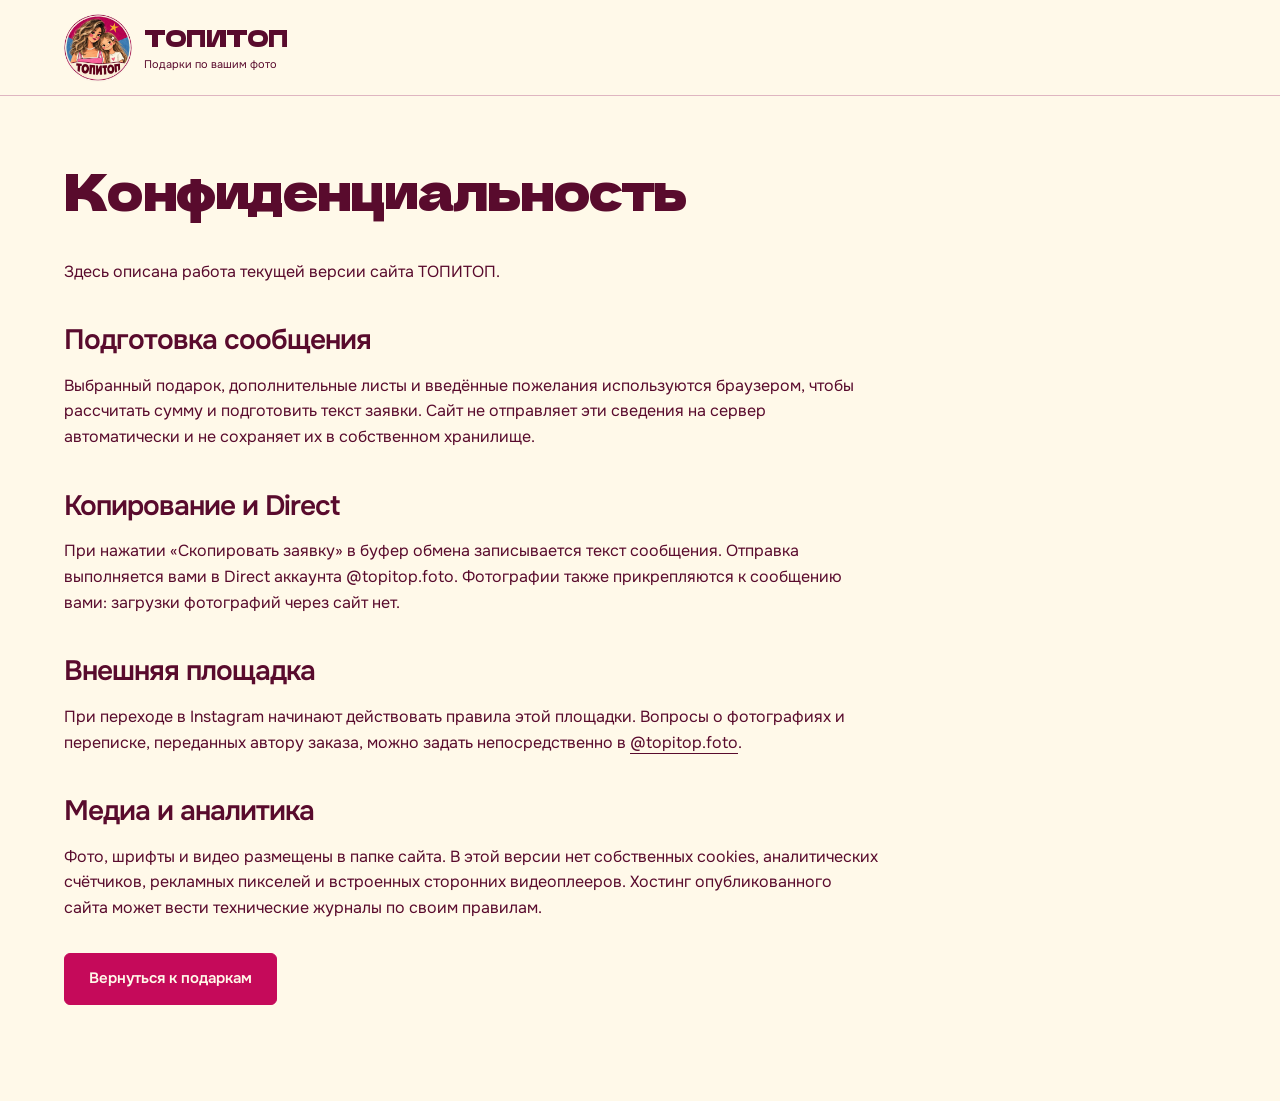
<file: privacy.html>
<!DOCTYPE html>
<html lang="ru">
<head>
  <meta charset="utf-8">
  <meta name="viewport" content="width=device-width,initial-scale=1,viewport-fit=cover">
  <title>Конфиденциальность на сайте | ТОПИТОП</title>
  <meta name="description" content="Как сайт ТОПИТОП готовит сообщение для Direct и использует введённые пожелания.">
  <meta name="theme-color" content="#fff9e9">
  <link rel="canonical" href="https://topitop.example/privacy.html">
  <link rel="icon" href="assets/images/favicon.png">
  <link rel="stylesheet" href="assets/fonts/onest.css"><link rel="stylesheet" href="assets/fonts/dela.css">
  <link rel="stylesheet" href="assets/styles.css">
</head>
<body>
  <header class="nav"><div class="wrap nav__bar"><a class="skip-link" href="#privacy-content">Перейти к содержимому</a><a class="brand" href="index.html"><img src="assets/images/logo-480.webp" alt="Логотип ТОПИТОП" width="72" height="72"><span>ТОПИТОП<span>Подарки по вашим фото</span></span></a></div></header>
  <main class="legal-page" id="privacy-content"><div class="wrap">
    <h1>Конфиденциальность</h1>
    <p>Здесь описана работа текущей версии сайта ТОПИТОП.</p>
    <h2>Подготовка сообщения</h2>
    <p>Выбранный подарок, дополнительные листы и введённые пожелания используются браузером, чтобы рассчитать сумму и подготовить текст заявки. Сайт не отправляет эти сведения на сервер автоматически и не сохраняет их в собственном хранилище.</p>
    <h2>Копирование и Direct</h2>
    <p>При нажатии «Скопировать заявку» в буфер обмена записывается текст сообщения. Отправка выполняется вами в Direct аккаунта @topitop.foto. Фотографии также прикрепляются к сообщению вами: загрузки фотографий через сайт нет.</p>
    <h2>Внешняя площадка</h2>
    <p>При переходе в Instagram начинают действовать правила этой площадки. Вопросы о фотографиях и переписке, переданных автору заказа, можно задать непосредственно в <a href="https://www.instagram.com/topitop.foto/" target="_blank" rel="noopener noreferrer">@topitop.foto</a>.</p>
    <h2>Медиа и аналитика</h2>
    <p>Фото, шрифты и видео размещены в папке сайта. В этой версии нет собственных cookies, аналитических счётчиков, рекламных пикселей и встроенных сторонних видеоплееров. Хостинг опубликованного сайта может вести технические журналы по своим правилам.</p>
    <a class="btn btn--primary" href="index.html">Вернуться к подаркам</a>
  </div></main>
</body>
</html>
</file>
<file: assets/fonts/onest.css>
@font-face {
  font-family: 'Onest';
  font-style: normal;
  font-weight: 400;
  font-display: swap;
  src: url(onest-0.ttf) format('truetype');
}
@font-face {
  font-family: 'Onest';
  font-style: normal;
  font-weight: 500;
  font-display: swap;
  src: url(onest-1.ttf) format('truetype');
}
@font-face {
  font-family: 'Onest';
  font-style: normal;
  font-weight: 600;
  font-display: swap;
  src: url(onest-2.ttf) format('truetype');
}
@font-face {
  font-family: 'Onest';
  font-style: normal;
  font-weight: 700;
  font-display: swap;
  src: url(onest-3.ttf) format('truetype');
}
</file>
<file: assets/fonts/dela.css>
@font-face {
  font-family: 'Dela Gothic One';
  font-style: normal;
  font-weight: 400;
  font-display: swap;
  src: url(dela-0.ttf) format('truetype');
}
</file>
<file: assets/styles.css>
:root {
  --p-bg:#fff9e9;--p-surface:#ffe0e9;--p-ink:#590b2d;--p-muted:#8c525e;
  --p-accent:#c50a5a;--p-accent-ink:#fff9e9;--p-action:#c50a5a;--p-action-ink:#fff9e9;
  --p-inv-bg:#590b2d;--p-inv-surface:#651f38;--p-inv-ink:#fff9e9;--p-inv-muted:#c19c9c;
  --p-inv-accent:#fff9e9;--p-inv-accent-ink:#590b2d;--p-inv-action:#fff9e9;--p-inv-action-ink:#590b2d;
  --font-display:"Dela Gothic One",sans-serif;--font-text:"Onest",sans-serif;
  --display-weight:400;--display-tracking:-.035em;--display-tracking-xl:-.04em;
  --bg:var(--p-bg);--surface:var(--p-surface);--ink:var(--p-ink);--muted:#75424f;
  --accent:var(--p-accent);--action:var(--p-action);--action-ink:var(--p-action-ink);
  --blue:#1475b0;--blue-dark:#075b91;--yellow:#ffd239;--lemon:#ffec8c;--pink:#f8b7cc;
  --white:#fffdf6;--line:#dfb6c1;--nav:96px;--gut:64px;--gutter:48px;
  --r-btn:6px;--r-sm:6px;--r-md:8px;--r-lg:8px;--bar:0px;
  --s-1:4px;--s-2:8px;--s-3:12px;--s-4:16px;--s-5:24px;--s-6:32px;--s-7:48px;--s-8:64px;--s-9:96px;--s-10:128px;
  --t-h2:clamp(32px,3.8vw,54px);--t-h3:26px;--t-lead:20px;--t-small:14px;
  --ease:cubic-bezier(.2,.8,.2,1);
}
*{box-sizing:border-box}html{background:var(--bg);scroll-padding-top:calc(var(--nav) + 16px);-webkit-text-size-adjust:100%}
body{margin:0;font:400 16px/1.6 var(--font-text);color:var(--ink);overflow-wrap:break-word;-webkit-font-smoothing:antialiased}
button,input,textarea,select{font:inherit;color:inherit}button,a{-webkit-tap-highlight-color:transparent;touch-action:manipulation}button{cursor:pointer}
a{color:inherit;text-underline-offset:5px;text-decoration-thickness:1px}a:hover{color:var(--action)}a,button{transition:color 150ms,background-color 150ms,border-color 150ms}
button{border-radius:var(--r-sm)}button:disabled{opacity:.55;cursor:default}img,video{display:block;max-width:100%}img{height:auto}
h1,h2,h3,p,figure,blockquote{margin:0}h1,h2{font:400 var(--t-h2)/1.17 var(--font-display);letter-spacing:var(--display-tracking);text-wrap:balance}
h2{max-width:23ch}h3{font-size:26px;font-weight:600;letter-spacing:-.025em;line-height:1.3}p{max-width:62ch}p+p{margin-top:16px}ul,ol{padding:0;margin:0}
[hidden]{display:none!important}:focus-visible{outline:3px solid var(--blue-dark);outline-offset:5px}input,textarea{accent-color:var(--action);caret-color:var(--action)}::selection{background:var(--action);color:var(--white)}
::-webkit-scrollbar{width:10px}::-webkit-scrollbar-track{background:var(--bg)}::-webkit-scrollbar-thumb{background:var(--action);border:2px solid var(--bg);border-radius:5px}
.svg-defs{position:absolute;width:0;height:0;overflow:hidden}.icon{width:24px;height:24px;flex:0 0 24px;fill:none;stroke:currentColor;stroke-width:1.7;stroke-linecap:round;stroke-linejoin:round}.icon--back{transform:rotate(180deg)}
.wrap{width:min(calc(100% - 2 * var(--gut)),1280px);margin-inline:auto}.section{padding:112px 0 88px;min-height:100vh;min-height:100svh}.section-head{display:grid;grid-template-columns:1.2fr 1fr;align-items:start;gap:64px;margin-bottom:48px}.section-head>p,.section-head>div>p{font-size:18px;max-width:42ch}.section-head>p,.section-head>div{padding-top:8px}.lead{font-size:21px;line-height:1.55}.section-actions{display:flex;flex-wrap:wrap;align-items:center;gap:16px 32px;margin-top:40px}
.btn{display:inline-flex;align-items:center;justify-content:center;gap:24px;min-height:52px;padding:13px 24px;border:1px solid transparent;border-radius:var(--r-btn);font-size:15px;line-height:1.4;font-weight:600;text-decoration:none}
.btn--primary{background:var(--action);color:var(--action-ink);border-color:var(--action)}.btn--primary:hover{background:#a50648;color:var(--white);border-color:#a50648}.btn--secondary{background:transparent;border-color:var(--ink);color:var(--ink)}.btn--secondary:hover{background:var(--surface);color:var(--ink)}.btn .icon{width:20px;height:20px;flex-basis:20px}.btn-row{display:flex;flex-wrap:wrap;gap:12px}.text-link{display:inline-flex;align-items:center;gap:16px;min-height:48px;padding:6px 0;border:0;background:transparent;text-decoration:underline;text-underline-offset:5px;font-size:15px;font-weight:500}.text-link:hover{color:var(--action)}
.decoration{position:absolute;width:86px;height:86px;pointer-events:none}.decoration--star{fill:var(--blue);stroke:none;right:-36px;top:-32px}.decoration--heart{fill:none;stroke:var(--action);stroke-width:2;bottom:24px;left:-64px;width:64px;height:64px}
.skip-link{position:absolute;left:0;top:-120px;padding:12px 20px;background:var(--white);z-index:50}.skip-link:focus{top:10px}.nav{position:fixed;top:0;left:0;right:0;height:var(--nav);background:var(--bg);border-bottom:1px solid var(--line);z-index:30}.nav__bar{height:100%;position:relative;display:flex;align-items:center;gap:32px}.brand{display:flex;align-items:center;gap:12px;text-decoration:none;flex-shrink:0}.brand img{width:68px;height:68px;border-radius:50%}.brand>span{font-family:var(--font-display);font-size:23px;line-height:1.1;letter-spacing:-.035em}.brand>span>span{display:block;font-family:var(--font-text);font-size:11px;letter-spacing:0;font-weight:400;margin-top:8px}.desktop-nav{display:flex;gap:24px;margin-left:auto}.desktop-nav a{display:flex;align-items:center;min-height:44px;font-size:14px;font-weight:500;text-decoration:none}.desktop-nav a:hover{text-decoration:underline;text-underline-offset:8px}.nav__cta{margin-left:auto}.menu-toggle{display:none;flex-shrink:0;width:48px;height:48px;padding:12px;border:1px solid var(--line);background:transparent}.menu-toggle span{display:block;width:22px;height:2px;background:var(--ink);margin:5px 0;transition:transform 150ms}.menu-toggle[aria-expanded="true"] span:first-child{transform:translateY(3.5px) rotate(45deg)}.menu-toggle[aria-expanded="true"] span:last-child{transform:translateY(-3.5px) rotate(-45deg)}.mobile-menu{position:absolute;left:0;right:0;top:var(--nav);height:calc(100vh - var(--nav));height:calc(100dvh - var(--nav));background:var(--bg);padding:24px 0;overflow-y:auto}.mobile-menu .wrap{display:flex;flex-direction:column;gap:4px}.mobile-menu a:not(.btn){padding:12px 0;font-size:22px;text-decoration:none;min-height:52px}.mobile-menu .btn{margin-top:24px}body.menu-open{overflow:hidden}
.hero{min-height:100vh;min-height:100svh;padding:calc(var(--nav) + 48px) 0 48px;background:var(--lemon)}.hero__grid{display:grid;grid-template-columns:minmax(0,1fr) 360px;gap:96px;align-items:start}.hero h1{font-size:clamp(54px,5.15vw,76px);line-height:1.12;max-width:16ch}.hero h1>span{color:var(--action)}.hero__lead{font-size:19px;margin-top:32px;max-width:40ch}.hero .btn-row{margin-top:32px}.hero__fact{font-size:14px;margin-top:24px}.hero__art{position:relative;max-width:360px;margin-inline:auto;width:100%}.video-frame{width:100%;aspect-ratio:9 / 16;overflow:hidden;border-radius:8px;isolation:isolate}.video-frame video{display:block;width:100%;height:100%;aspect-ratio:9 / 16;object-fit:cover;background:transparent}.hero__art .video-frame{width:100%;height:auto;aspect-ratio:9 / 16}.video-frame:focus-within{outline:3px solid var(--blue);outline-offset:5px}
.gifts{background:var(--white)}.gift-grid{display:grid;grid-template-columns:repeat(3,minmax(0,1fr));gap:24px}.gift-card{display:block;text-decoration:none;color:var(--ink);padding:24px;border-radius:8px;background:var(--surface)}.gift-card:nth-child(2){background:#d8ecf5}.gift-card:nth-child(3){background:#fff0b5}.gift-card__title{display:flex;align-items:center;justify-content:space-between;gap:16px;margin-bottom:24px}.gift-card h3{font-size:22px}.gift-card img{width:100%;aspect-ratio:4 / 5;object-fit:cover;object-position:center 46%;border-radius:4px}.gift-card>p{font-size:16px;margin:24px 0 12px}.gift-card>strong{font-size:20px;font-weight:600}.gift-card:hover{color:var(--ink)}
.dolls{background:var(--surface)}.doll-layout{display:grid;grid-template-columns:1fr 1fr;gap:64px}.doll-picture{position:relative;display:flex;align-items:center;justify-content:center;background:var(--white);padding:40px;border-radius:8px}.doll-picture>img{width:100%;max-width:440px;aspect-ratio:1 / 1;object-fit:contain}.doll-picture>.decoration{right:24px;top:24px;fill:var(--yellow);stroke:none;width:48px;height:48px}.doll-prices{display:grid;gap:32px;align-content:start}.price-row{display:grid;grid-template-columns:1fr auto;gap:16px 24px;padding:0 0 32px;border-bottom:1px solid #cc9cab}.price-row h3{font-size:27px}.price-row p{margin-top:8px}.price-row>strong{font-family:var(--font-display);font-size:29px;letter-spacing:-.04em;white-space:nowrap}.price-row .btn{grid-column:1/-1;justify-self:start}.delivery-note{font-size:14px;color:var(--muted)}
.outfits{background:var(--bg)}.outfit-price{display:flex;align-items:center;justify-content:space-between;gap:16px;padding-top:20px;border-top:1px solid var(--line);margin-top:24px}.outfit-price strong{font-family:var(--font-display);font-size:28px;white-space:nowrap}.outfit-grid{display:grid;grid-template-columns:repeat(4,minmax(0,1fr));gap:24px}.outfit-grid article{padding:20px;background:var(--white);border:1px solid var(--line);border-radius:8px}.outfit-grid h3{font-size:19px;min-height:52px}.outfit-grid img{width:100%;aspect-ratio:1;object-fit:contain;margin-top:20px}.outfit-grid article:nth-child(2){border-color:#83bedb}.outfit-grid article:nth-child(3){border-color:#dc9db3}.outfit-grid article:nth-child(4){border-color:#dec65c}
.more-dolls{background:#daedf5}.more-dolls h2{max-width:24ch}.format-grid{display:grid;grid-template-columns:repeat(3,minmax(0,1fr));gap:24px;margin-top:48px}.format-card{display:flex;flex-direction:column;border-radius:8px;overflow:hidden;background:var(--white)}.format-card__visual{height:250px;overflow:hidden}.format-card__visual img{width:100%;height:100%;object-fit:cover;object-position:center 58%}.format-card__body{padding:24px;display:flex;flex-direction:column;flex:1}.format-card__body h3{font-size:24px}.format-card__body p{font-size:16px;margin-top:16px;margin-bottom:24px}.format-card__body strong{font-family:var(--font-display);font-size:32px;margin-top:auto;line-height:1.2}.format-card__body .btn{margin-top:24px}.paper-icon{display:flex;flex-direction:column;align-items:center;justify-content:center;gap:16px;height:250px;color:var(--blue);font:400 72px/1.2 var(--font-display);background:#fff4c5}.paper-icon>span{font:500 16px/1.5 var(--font-text)}.format-card--extra .paper-icon{background:var(--pink);color:var(--ink)}
.coloring{background:var(--blue);color:var(--white);--ink:var(--white);--muted:#e2f2ff;--action:#fff6d2;--action-ink:#590b2d;--bg:var(--blue);--surface:#0f6499}.coloring__grid{display:grid;grid-template-columns:minmax(0,1fr) 360px;gap:96px;align-items:start}.coloring h2{font-size:clamp(34px,3.8vw,54px);max-width:19ch}.coloring .lead{margin-top:32px;max-width:35ch}.coloring p:not(.lead){max-width:46ch}.coloring .btn{margin-top:32px}.coloring .btn:hover{color:#590b2d;background:#ffe9a0}.coloring__fact{font-size:14px;margin-top:24px}.coloring :focus-visible{outline-color:var(--yellow)}
.personal{background:var(--bg)}.personal__grid{display:grid;grid-template-columns:1fr 1fr;gap:64px;align-items:start}.personal__photo{overflow:hidden;border-radius:8px;aspect-ratio:1122 / 1397}.personal__photo img{width:100%;height:100%;object-fit:cover}.personal__ideas ul{list-style:none}.personal__ideas li{display:grid;grid-template-columns:32px 1fr;gap:20px;padding:24px 0;border-bottom:1px solid var(--line)}.personal__ideas li:first-child{padding-top:0}.personal__ideas li>svg{width:32px;height:32px;fill:var(--yellow);stroke:var(--ink);stroke-width:1}.personal__ideas h3{font-size:25px}.personal__ideas li p{margin-top:8px}.personal__ideas>.text-link{margin-top:24px}
.process{background:var(--surface)}.process h2{font-size:clamp(32px,3.4vw,48px)}.process .mo-pc__steps{list-style:none}.process .mo-pc__step{border-left-width:1px}.process .mo-pc__visual>img{object-fit:cover}.process .mo-pc__visuals{border-radius:8px;overflow:hidden}.process .mo-pc__visuals img{object-position:center}.process .mo-pc__step h3{font-size:22px}.process .mo-pc__text>.text-link{justify-self:start}.process .mo-pc__grid{--gutter:64px}
.coloring-prices{background:var(--white)}.color-price-grid{display:grid;grid-template-columns:repeat(3,minmax(0,1fr));gap:24px}.color-price-card{padding:32px;background:var(--bg);border:1px solid var(--line);border-radius:8px;display:flex;flex-direction:column;align-items:flex-start}.color-price-card:nth-child(2){background:#e4f1f7;border-color:#a6cbdc}.color-price-card:nth-child(3){background:var(--surface)}.sheet-size{width:140px;height:176px;background:var(--white);border:2px solid var(--action);border-radius:4px;display:flex;align-items:center;justify-content:center;font:400 48px/1 var(--font-display);color:var(--action);margin-bottom:32px}.sheet-size--a5{width:112px;height:140px;margin-top:36px;color:var(--blue);border-color:var(--blue)}.sheet-size--pdf{font-size:31px}.color-price-card h3{font-size:25px;min-height:65px}.color-price-card p{margin-top:12px;margin-bottom:32px;font-size:16px;min-height:52px}.color-price-card>strong{font-family:var(--font-display);font-size:40px;line-height:1.1;margin-top:auto}.color-price-card>.btn{margin-top:24px;align-self:stretch}
.calendars{background:var(--lemon)}.calendar__grid{display:grid;grid-template-columns:minmax(0,1fr) 360px;gap:96px;align-items:start}.calendars h2{max-width:20ch}.calendars .lead{margin-top:32px;max-width:35ch}.calendars p{max-width:43ch}.calendar-prices{display:grid;gap:0;margin:32px 0 20px}.calendar-prices>button{display:flex;align-items:center;gap:24px;width:100%;padding:20px 0;background:transparent;border:0;border-bottom:1px solid #d8bd65;text-align:left;border-radius:0}.calendar-prices>button:hover{color:var(--action)}.calendar-prices span{font-size:20px}.calendar-prices strong{font:400 30px/1.2 var(--font-display);margin-left:auto;white-space:nowrap}.calendar-stories{background:var(--bg)}.video-grid{display:grid;grid-template-columns:repeat(3,minmax(0,1fr));gap:24px}.video-grid>.video-frame{width:100%;max-width:370px;margin-inline:auto}
.reviews{background:var(--surface)}.demo-disclosure{font-size:16px!important;padding:16px 20px;background:var(--bg);border:1px solid #c98ea3;border-radius:6px}.review-controls{display:flex;align-items:center;gap:24px;margin-top:24px}.review-controls>p{font-size:15px;font-variant-numeric:tabular-nums}.icon-button{width:48px;height:48px;display:flex;align-items:center;justify-content:center;padding:12px;border:1px solid var(--ink);background:transparent;color:var(--ink);border-radius:6px}.icon-button:hover{background:var(--bg);color:var(--action)}.review-slider{touch-action:pan-y}.review{position:relative;padding:64px 96px;background:var(--bg);border-radius:8px}.review__heart{position:absolute;top:40px;right:40px;width:48px;height:48px;fill:var(--pink);stroke:var(--action);stroke-width:1.5}.review blockquote{font-size:clamp(24px,2.5vw,36px);line-height:1.5;max-width:38ch;letter-spacing:-.025em}.review__meta{margin-top:40px;border-top:1px solid var(--line);padding-top:24px}.review__meta h3{font-size:20px}.review__meta p{font-size:14px;margin-top:8px;color:var(--muted)}.review-dots{display:flex;justify-content:center;flex-wrap:wrap;gap:4px;margin-top:24px}.review-dots button{position:relative;width:44px;height:44px;background:none;border:none}.review-dots button::after{content:"";display:block;width:20px;height:4px;background:#ca91a5;margin:auto}.review-dots button[aria-pressed="true"]::after{background:var(--action)}
.order{background:var(--white)}.order__grid{display:grid;grid-template-columns:1fr 1fr;gap:64px;align-items:start}.order-form{padding:32px;background:var(--bg);border:1px solid var(--line);border-radius:8px}.field{margin-bottom:24px}.field>label{display:block;font-weight:500;margin-bottom:10px;font-size:16px}input,select,textarea{max-width:100%}input[type="number"],select,textarea{width:100%;min-height:52px;padding:12px 16px;background:var(--white);border:1px solid #b67b90;border-radius:6px;font-size:16px;line-height:1.5}select{padding-right:32px}textarea{resize:vertical}textarea::placeholder{color:#815164;opacity:1}.field-error{color:#9b163b;font-size:14px;margin-top:8px}.field-error:empty{display:none}.field-help{font-size:13px;line-height:1.65;color:var(--muted);margin-top:16px}.order-total{display:flex;flex-wrap:wrap;align-items:center;justify-content:space-between;gap:8px;padding:24px 0;border-top:1px solid var(--line);margin-bottom:24px}.order-total>span{font-size:14px;max-width:20ch}.order-total>output{font-family:var(--font-display);font-size:30px;letter-spacing:-.03em;white-space:nowrap}.order-total>p{width:100%;font-size:13px;color:var(--muted)}.order-form>.btn{width:100%}.order__aside>img{width:100%;border-radius:8px}.shipping{padding:24px 0}.shipping h3{font-size:24px}.shipping__names{display:flex;flex-wrap:wrap;gap:20px;margin:20px 0}.shipping__names>span{font-size:20px;font-weight:650}.shipping__names>span:nth-child(1){color:#075b91}.shipping__names>span:nth-child(2){color:#a50648}.shipping__names>span:nth-child(3){color:#276d30}.shipping>p{font-size:15px}.request-output{padding-top:32px;margin-top:32px;border-top:1px solid var(--line)}.request-output h3{font-size:25px;margin-bottom:20px}.request-output>label{display:block;font-size:15px;margin-bottom:8px}.request-output>.btn{width:100%;margin-top:12px}.status{font-size:14px;color:var(--muted);margin-top:16px;min-height:1.5em}.faq-grid{display:grid;grid-template-columns:1fr 1fr;gap:32px 64px;margin-top:64px}.faq-grid article{border-top:1px solid var(--line);padding-top:24px}.faq-grid h3{font-size:23px}.faq-grid p{margin-top:16px;color:var(--muted)}.noscript-note{padding:24px;background:var(--surface);margin-top:24px}
.closing{background:var(--yellow);padding:112px 0 24px;min-height:100vh;min-height:100svh}.closing__top{display:grid;grid-template-columns:1.5fr 1fr;gap:64px;align-items:start}.closing h2{font-size:clamp(32px,4vw,58px);max-width:22ch}.closing .btn{margin-top:32px}.footer__logo{display:block;max-width:340px;justify-self:end;overflow:hidden;border-radius:50%}.footer__logo img{width:100%}.footer__bottom{display:flex;justify-content:space-between;gap:32px;padding-top:48px;margin-top:48px;border-top:1px solid #c6a431}.footer__bottom>a{display:flex;align-items:center;gap:16px;font-size:24px;font-weight:600;text-decoration:none;min-height:48px}.footer__bottom>nav{display:flex;flex-wrap:wrap;align-items:center;gap:24px}.footer__bottom>nav>a{display:inline-flex;align-items:center;min-height:44px;font-size:14px}.footer__legal{display:flex;flex-wrap:wrap;justify-content:space-between;align-items:center;gap:12px 24px;margin-top:32px;padding-top:24px;border-top:1px solid #c6a431;font-size:12px}.footer__legal a{display:flex;align-items:center;min-height:44px}
.image-viewer{position:fixed;border:0;border-radius:8px;width:min(94vw,1000px);max-height:92vh;max-height:92svh;padding:24px;background:var(--bg);color:var(--ink);overflow:auto}.image-viewer::backdrop{background:rgb(39 6 22 / .72)}.viewer__bar{display:flex;align-items:center;justify-content:space-between;gap:24px;margin-bottom:24px}.viewer__bar h2{font-family:var(--font-text);font-size:24px;font-weight:600;letter-spacing:-.02em}.viewer__bar .icon-button{flex-shrink:0;font-size:32px;padding:0}.image-viewer>img{width:auto;height:auto;max-width:100%;max-height:none;margin:0 auto;border-radius:4px}.image-viewer>a{display:inline-flex;align-items:center;min-height:48px;margin-top:16px;font-size:14px}.legal-page{padding:calc(var(--nav) + 64px) 0 96px;min-height:100vh}.legal-page h1{font-size:clamp(30px,4vw,50px);margin-bottom:40px}.legal-page h2{font-family:var(--font-text);font-weight:600;font-size:28px;margin:40px 0 16px;max-width:40ch}.legal-page p{max-width:74ch}.legal-page .btn{margin-top:32px}
@media(min-width:1600px){.hero__grid{grid-template-columns:minmax(0,1fr) 380px}.hero h1{font-size:82px}.hero__art{max-width:380px}}
@media(max-width:1199px){:root{--gut:48px;--nav:88px}.brand>span{font-size:19px}.brand img{width:60px;height:60px}.nav__bar{gap:24px}.desktop-nav{gap:16px}.desktop-nav a{font-size:13px}.nav__cta{font-size:13px;padding-inline:16px;gap:12px}.hero__grid,.coloring__grid,.calendar__grid{grid-template-columns:minmax(0,1fr) 310px;gap:48px}.hero__art{max-width:310px}.hero h1{font-size:clamp(46px,5vw,64px)}.hero__lead{font-size:17px}.hero .btn-row{gap:8px}.hero .btn{font-size:14px;padding:12px 16px;gap:16px}.section-head,.doll-layout,.personal__grid,.order__grid,.closing__top{gap:40px}.gift-card{padding:20px}.gift-card h3{font-size:20px}.outfit-grid{gap:16px}.outfit-grid article{padding:16px}.outfit-grid h3{font-size:17px}.color-price-card{padding:24px}.color-price-card h3{font-size:22px}.review{padding:48px 64px}.calendar-prices strong{font-size:26px}.footer__bottom{flex-direction:column}}
@media(max-width:1023px){:root{--gut:32px;--nav:80px}.desktop-nav{display:none}.menu-toggle{display:block}.nav__cta{margin-left:auto}.brand>span{font-size:21px}.brand img{width:56px;height:56px}.section{padding:96px 0 72px}.section-head{grid-template-columns:1fr 1fr;gap:32px}.section-head>p,.section-head>div>p{font-size:16px}.hero__grid{grid-template-columns:minmax(0,1fr) 280px;gap:32px}.hero h1{font-size:clamp(36px,5vw,52px)}.hero__lead{font-size:16px}.hero .btn-row{flex-direction:column;align-items:flex-start}.hero__art{max-width:280px}.hero__art .video-frame{max-height:none;width:100%}.hero__fact{font-size:12px}.decoration--star{right:-12px;top:-24px;width:56px;height:56px}.decoration--heart{left:-32px;width:40px;height:40px}.gift-grid{gap:16px}.gift-card{padding:16px}.gift-card__title{min-height:60px;align-items:start}.gift-card h3{font-size:19px}.gift-card>p{font-size:15px}.doll-layout,.personal__grid{gap:32px}.doll-picture{padding:24px}.price-row{grid-template-columns:1fr}.price-row>strong{font-size:30px}.price-row h3{font-size:24px}.outfit-grid{grid-template-columns:1fr 1fr}.outfit-grid h3{min-height:0;font-size:20px}.outfit-grid img{max-height:240px}.format-grid{gap:16px}.format-card__body{padding:20px}.format-card__body h3{font-size:21px}.format-card__body p{font-size:15px}.format-card__visual,.paper-icon{height:210px}.paper-icon{font-size:56px}.format-card__body .btn{padding-inline:12px;font-size:14px}.coloring__grid,.calendar__grid{grid-template-columns:1fr 280px;gap:32px}.coloring h2,.calendars h2{font-size:32px}.coloring .lead,.calendars .lead{font-size:18px}.personal__ideas h3{font-size:22px}.personal__ideas li{padding:16px 0;gap:12px;grid-template-columns:24px 1fr}.personal__ideas li>svg{width:24px;height:24px}.personal__ideas p{font-size:15px}.color-price-grid{gap:16px}.color-price-card{padding:20px}.color-price-card h3{font-size:21px;min-height:80px}.color-price-card .btn{padding-inline:12px;font-size:13px;gap:12px}.color-price-card>strong{font-size:34px}.sheet-size{width:112px;height:144px;font-size:40px}.sheet-size--a5{width:88px;height:112px;margin-top:32px}.sheet-size--pdf{font-size:26px}.calendar-prices span{font-size:17px}.calendar-prices strong{font-size:22px}.calendar-prices>button{gap:12px}.video-grid{gap:16px}.review{padding:48px}.review__heart{right:24px;top:24px;width:32px;height:32px}.order__grid{gap:32px}.order-form{padding:24px}.order-total>output{font-size:26px}.faq-grid{gap:32px}.closing__top{grid-template-columns:1.5fr 1fr}.footer__logo{max-width:260px}.closing h2{font-size:36px}}
@media(max-width:639px){:root{--gut:20px;--nav:76px;--t-h2:clamp(28px,7.8vw,38px);--t-h3:24px}.section{min-height:0;padding:80px 0 56px}.nav__bar{gap:12px}.brand img{width:50px;height:50px}.brand{gap:8px}.brand>span{font-size:18px}.brand>span>span{font-size:10px;line-height:1.3;max-width:13ch;margin-top:6px}.nav__cta{display:none}.menu-toggle{margin-left:auto;width:44px;height:44px;padding:10px}.hero{padding:calc(var(--nav) + 32px) 0 40px}.hero__grid{grid-template-columns:1fr;gap:32px}.hero h1{font-size:clamp(35px,8.8vw,48px);line-height:1.17}.hero__lead{font-size:16px;margin-top:24px}.hero .btn-row{margin-top:24px;flex-direction:column;align-items:stretch}.hero .btn{width:100%;font-size:15px}.hero__fact{font-size:12px;margin-top:20px}.hero__art{max-width:300px;width:calc(100% - 32px)}.hero__art .video-frame{width:100%;height:auto}.decoration--star{right:-20px;top:-16px}.decoration--heart{left:-20px;bottom:24px}.section-head{grid-template-columns:1fr;gap:24px;margin-bottom:32px}.section-head>p,.section-head>div{padding-top:0}.section-head>p,.section-head>div>p{font-size:16px}.btn-row>*{width:100%}.btn{font-size:15px;min-height:50px;padding:13px 20px}.gift-grid{grid-template-columns:1fr;gap:24px}.gift-card{padding:24px}.gift-card h3{font-size:25px}.gift-card__title{min-height:0;margin-bottom:20px}.gift-card img{aspect-ratio:4 / 5;max-height:480px}.gift-card>p{font-size:16px}.gift-card>strong{font-size:24px}.doll-layout{grid-template-columns:1fr;gap:32px}.doll-picture{padding:24px;min-height:320px}.doll-picture>img{max-width:340px}.price-row{grid-template-columns:1fr auto;gap:16px}.price-row>strong{font-size:25px}.price-row h3{font-size:23px}.price-row p{font-size:14px}.price-row .btn{width:100%}.outfit-price{align-items:flex-start;font-size:15px}.outfit-price strong{font-size:25px}.outfit-grid{gap:12px}.outfit-grid article{padding:12px}.outfit-grid h3{font-size:17px;min-height:44px}.outfit-grid img{margin-top:12px}.section-actions{gap:16px 24px;margin-top:32px}.section-actions>.btn{width:100%}.section-actions>.text-link{font-size:14px}.format-grid{grid-template-columns:1fr;margin-top:32px;gap:24px}.format-card{display:grid;grid-template-columns:110px 1fr}.format-card__visual,.paper-icon{height:100%;min-height:300px}.format-card__visual img{object-position:52% center}.paper-icon{font-size:29px;gap:16px;padding:12px}.paper-icon>span{font-size:13px;text-align:center}.format-card--extra .paper-icon{font-size:46px}.format-card__body{padding:24px 20px}.format-card__body h3{font-size:23px}.format-card__body p{font-size:15px}.format-card__body strong{font-size:28px}.format-card__body .btn{margin-top:20px;min-height:48px}.coloring__grid,.calendar__grid{grid-template-columns:1fr;gap:32px}.coloring h2,.calendars h2{font-size:var(--t-h2)}.coloring .lead,.calendars .lead{margin-top:24px;font-size:19px}.coloring .btn{width:100%;margin-top:24px}.coloring__grid>.video-frame,.calendar__grid>.video-frame{max-width:350px;margin-inline:auto}.personal__grid{grid-template-columns:1fr;gap:32px}.personal__ideas h3{font-size:24px}.personal__ideas p{font-size:16px}.personal__ideas li{padding:20px 0;grid-template-columns:28px 1fr;gap:16px}.personal__ideas li>svg{width:28px;height:28px}.process h2{font-size:var(--t-h2)}.process .mo-pc__step h3{font-size:22px}.process .mo-pc__step p{font-size:16px}.process .mo-pc__step{padding-left:16px}.color-price-grid{grid-template-columns:1fr;gap:24px}.color-price-card{padding:24px;display:grid;grid-template-columns:86px 1fr;gap:8px 24px;align-items:start}.sheet-size{grid-column:1;grid-row:1 / 4;width:86px;height:122px;font-size:31px;margin:0}.sheet-size--a5{height:108px}.sheet-size--pdf{font-size:23px}.color-price-card h3{grid-column:2;min-height:0;font-size:23px}.color-price-card p{grid-column:2;min-height:0;font-size:14px;margin:4px 0 12px}.color-price-card>strong{grid-column:2;font-size:32px;margin:0}.color-price-card>.btn{grid-column:1/-1;width:100%;font-size:15px;gap:24px;margin-top:16px}.calendar-prices strong{font-size:27px}.calendar-prices span{font-size:19px}.calendar-prices>button{padding:20px 0}.video-grid{grid-template-columns:1fr;gap:24px}.video-grid>.video-frame{max-width:350px}.review{padding:40px 24px 32px}.review blockquote{font-size:23px;line-height:1.55;padding-top:24px}.review__heart{top:16px;right:20px;width:28px;height:28px}.review__meta{margin-top:32px}.review__meta h3{font-size:18px}.review__meta p{font-size:13px}.review-controls{margin-top:20px}.demo-disclosure{padding:16px;font-size:14px!important}.review-dots{gap:0;justify-content:flex-start}.review-dots button{width:44px}.order__grid{grid-template-columns:1fr;gap:32px}.order-form{padding:24px 16px}.order-total>output{font-size:29px}.order__aside{display:grid;grid-template-columns:1fr}.order__aside>img{max-width:420px;margin-inline:auto}.shipping{padding:32px 0 0}.shipping__names{gap:16px}.shipping__names>span{font-size:20px}.faq-grid{grid-template-columns:1fr;margin-top:48px;gap:28px}.faq-grid h3{font-size:23px}.closing{min-height:0;padding:80px 0 24px}.closing__top{grid-template-columns:1fr;gap:40px}.closing h2{font-size:32px;max-width:23ch}.closing .btn{width:100%;margin-top:24px}.footer__logo{max-width:240px;justify-self:center}.footer__bottom{gap:24px;padding-top:32px;margin-top:40px}.footer__bottom>a{font-size:25px}.footer__bottom>nav{display:grid;grid-template-columns:1fr 1fr;gap:8px 24px}.footer__legal{flex-direction:column;align-items:flex-start;gap:8px;margin-top:24px}.footer__legal p{font-size:12px}.image-viewer{padding:16px}.viewer__bar{gap:16px}.viewer__bar h2{font-size:20px}.viewer__bar .icon-button{width:44px;height:44px}.legal-page h1{font-size:28px}}
@media(max-width:359px){:root{--gut:16px}.brand>span{font-size:16px}.brand img{width:44px;height:44px}.hero h1{font-size:32px}.hero__art{max-width:250px}.price-row{grid-template-columns:1fr}.price-row>strong{font-size:29px}.format-card{grid-template-columns:84px 1fr}.format-card__body{padding:20px 16px}.format-card__body h3{font-size:21px}.color-price-card{gap:8px 16px;padding:20px 16px}.sheet-size{width:76px;height:108px}.color-price-card h3{font-size:21px}.order-total>output{font-size:26px}.closing h2{font-size:28px}}
@media(prefers-reduced-motion:reduce){*,*::before,*::after{animation-duration:.01ms!important;animation-iteration-count:1!important;transition-duration:.01ms!important;scroll-behavior:auto!important}}
@media print{.nav,.video-frame,.btn,.menu-toggle,.review-controls,.review-dots,.order-form,.image-viewer{display:none!important}.hero,.section,.closing{min-height:0;padding:24px 0}.hero__grid,.section-head,.coloring__grid,.calendar__grid,.order__grid,.closing__top{display:block}.review{padding:24px}}
</file>
<file: assets/motion.css>
/*
  taste-skill motion.css - the micro-interactions a company site has (figma.com, x.ai): one small
  opt-in layer over system.css and ui/cards.css. Link it after them (data-motion on <html> is optional);
  load motion.js once (it adds the tab indicator, the number tick and the card loops).
  The layer is ON as soon as this file is linked: no attribute is needed (a hover shot of a linked card or photo
  shows the 2px lift and the 1.03 zoom). <html data-motion="off"> switches the whole layer off; data-motion="live"
  is the number tick in a headless shot (motion.js).
  references/motion.md says what moves and how fast. Everything here answers the pointer, the
  keyboard or a number coming into view once, plus the hero's one entrance on load (the end of this
  file); nothing moves because the page scrolled (that is a dealt moment's job, assets/moments).

  Hover moves sit under (hover: hover) and (pointer: fine): a phone never keeps a stuck hover.
  Hover out runs 120ms against 150ms in (motion.md, tokens).
  Under prefers-reduced-motion colours still change and a press still shows; nothing moves or scales.
*/

:root {
  --m-in: 150ms;                              /* hover in: buttons, links, nav, tabs */
  --m-out: 120ms;                             /* hover out */
  --m-press: 90ms;                            /* a press */
  --m-panel: 200ms;                           /* a menu or sheet opening */
  --m-close: 120ms;                           /* a menu closing */
  --m-slide: 240ms;                           /* an indicator travelling between two tabs or links */
  --m-image: 600ms;                           /* a photograph scaling inside its mask */
  --m-image-out: 400ms;                       /* ...and settling back */
  --m-ease: var(--ease, cubic-bezier(.2, .8, .2, 1)); /* the one UI ease-out (system.css --ease): fast start, soft landing */
  --m-ease-io: cubic-bezier(.65, 0, .35, 1);  /* the indicator: leaves and lands softly */
  --m-ease-enter: cubic-bezier(.22, 1, .36, 1); /* an entrance settling: long soft tail, never past its mark */
  --m-cycle: 3.2s;                            /* one cycle of a card's loop (2.5-4 s) */
  --m-lift: -2px;
}

/* ---------------------------------------------------------------- buttons */
html:not([data-motion="off"]) .btn {
  position: relative;
  transition: background-color var(--m-out) var(--m-ease), color var(--m-out) var(--m-ease),
              border-color var(--m-out) var(--m-ease), box-shadow var(--m-out) var(--m-ease),
              transform var(--m-press) var(--m-ease);
}
/* the tone moves toward the ground: a black button greys a little on white, a white one on black */
html:not([data-motion="off"]) .btn--primary:hover { background: color-mix(in oklab, var(--action) 84%, var(--bg)); }
html:not([data-motion="off"]) .btn--secondary:hover {
  background: color-mix(in oklab, var(--bg) 92%, var(--ink));
  border-color: color-mix(in oklab, var(--ink) 32%, transparent);
}
html:not([data-motion="off"]) .btn:hover { transition-duration: var(--m-in), var(--m-in), var(--m-in), var(--m-in), var(--m-press); }
html:not([data-motion="off"]) .btn:active { transform: translateY(1px) scale(.985); }
/* the step: a button rises 1px on hover (2px on the large size) and presses 1px down with a 1.5% shrink on
   click; pointer only. The text-link secondary (arrow and block looks) keeps its underline and does not step.
   Reduced motion keeps the colour change only (see the end of this file). */
@media (hover: hover) and (pointer: fine) {
  html:not([data-motion="off"]) .btn:hover { transform: translateY(-1px); }
  html:not([data-motion="off"]) .btn--xl:hover { transform: translateY(-2px); }
  html:not([data-motion="off"]):is([data-buttons="arrow"], [data-buttons="block"]) .btn--secondary:hover { transform: none; }
  html:not([data-motion="off"]) .btn:active { transform: translateY(1px) scale(.985); }
  html:not([data-motion="off"]):is([data-buttons="arrow"], [data-buttons="block"]) .btn--secondary:active { transform: scale(.985); }
}

/* the arrow: the text arrow (.btn--arrow, .link) nudges 3px; the drawn arrow (.m-arrow) grows its
   stem and moves its head 3px, the way a good product site's "Learn more" does. The pointer's move
   only for a fine pointer; keyboard focus shows it anywhere */
html:not([data-motion="off"]) :is(.btn--arrow, .link)::after { transition: transform var(--m-out) var(--m-ease); }
html:not([data-motion="off"]) :is(.btn--arrow, .link):focus-visible::after { transform: translateX(3px); transition-duration: var(--m-in); }
.m-arrow { width: 12px; height: 12px; flex: none; overflow: visible; fill: none; stroke: currentColor; stroke-width: 1.6;
           stroke-linecap: round; stroke-linejoin: round; }
.m-arrow__stem { opacity: 0; transform: scaleX(.2); transform-origin: 1px 50%; transform-box: fill-box;
                 transition: opacity var(--m-out) var(--m-ease), transform var(--m-out) var(--m-ease); }
.m-arrow__head { transition: transform var(--m-out) var(--m-ease); }
:is(a, button):focus-visible > .m-arrow .m-arrow__stem { opacity: 1; transform: none; transition-duration: var(--m-in); }
:is(a, button):focus-visible > .m-arrow .m-arrow__head { transform: translateX(3px); transition-duration: var(--m-in); }
@media (hover: hover) and (pointer: fine) {
  html:not([data-motion="off"]) :is(.btn--arrow, .link):hover::after { transform: translateX(3px); transition-duration: var(--m-in); }
  :is(a, button):hover > .m-arrow .m-arrow__stem { opacity: 1; transform: none; transition-duration: var(--m-in); }
  :is(a, button):hover > .m-arrow .m-arrow__head { transform: translateX(3px); transition-duration: var(--m-in); }
}

/* a pill that is a link (the line above a hero headline) */
html:not([data-motion="off"]) a.pill { transition: background-color var(--m-out) var(--m-ease), border-color var(--m-out) var(--m-ease); }
html:not([data-motion="off"]) a.pill:hover { background: color-mix(in oklab, var(--card) 90%, var(--ink)); border-color: var(--line-strong); transition-duration: var(--m-in); }

/* ---------------------------------------------------------------- links: an underline that draws */
/* .link and links in running text: a rest line, and the ink line draws left to right on hover and
   leaves to the right. A link in a sentence rests on its own colour at 45% (about 3.3:1 on its
   ground), so it reads as a link even when it is the same colour as the text (WCAG 1.4.1); .link
   and .m-link carry an arrow or sit alone and rest on the faint hairline */
html:not([data-motion="off"]) :is(.link, .m-link, p a:not([class]), .footer ul a, .footer .link) {
  text-decoration: none;
  background-image: linear-gradient(currentColor, currentColor), linear-gradient(var(--m-rest, var(--line-strong)), var(--m-rest, var(--line-strong)));
  background-repeat: no-repeat; background-size: 0% 1px, 100% 1px;
  background-position: right 0 bottom 0, 0 100%;
  transition: background-size var(--m-out) var(--m-ease), color var(--m-out) var(--m-ease);
  padding-bottom: 2px;
}
/* set on its own rule: the shared rule above is (0,3,1) through :is(.footer .link) and would win */
html:not([data-motion="off"]) p a:not([class]) { --m-rest: color-mix(in oklab, currentColor 45%, transparent); }
html:not([data-motion="off"]) :is(.footer ul a, .m-link--bare):not(:hover, :focus-visible) { background-size: 0% 1px, 0% 1px; }
html:not([data-motion="off"]) :is(.link, .m-link, p a:not([class]), .footer ul a, .footer .link):is(:hover, :focus-visible) {
  background-size: 100% 1px, 100% 1px; background-position: left 0 bottom 0, 0 100%; transition-duration: var(--m-in);
}
/* the link's arrow is not underlined: the line runs under the words only */
html:not([data-motion="off"]) .link { background-size: 0% 1px, calc(100% - 1em - var(--s-2)) 1px; }
html:not([data-motion="off"]) .link:is(:hover, :focus-visible) { background-size: calc(100% - 1em - var(--s-2)) 1px, calc(100% - 1em - var(--s-2)) 1px; }
html:not([data-motion="off"]) .link, html:not([data-motion="off"]) .link:is(:hover, :focus-visible) { background-position: 0 100%, 0 100%; }
html:not([data-motion="off"]) .footer ul a:hover { color: var(--ink); }

/* ---------------------------------------------------------------- navigation */
/* the nav words take no pill (ST-08, ST-11): system.css draws the underline under a word from the left on hover and focus, and
   takes it away to the right; the page you are on keeps its still bar (system.css draws it, at the same inset) */
@media (min-width: 1024px) {
  /* the full-width panel: fades and settles 6px in 200ms with its columns together (one surface, read
     as one); it closes in 120ms. While one menu is open, the next word swaps the panel at once
     (motion.js .m-menu-open) */
  html:not([data-motion="off"]) .nav__menu {
    transform: translateY(-6px);
    transition: opacity var(--m-close) var(--m-ease), transform var(--m-close) var(--m-ease), visibility 0s linear var(--m-close);
  }
  html:not([data-motion="off"]) .nav__item:is(:hover, :focus-within) > .nav__menu {
    transition: opacity var(--m-panel) var(--m-ease) 150ms, transform var(--m-panel) var(--m-ease) 150ms, visibility 0s linear 150ms;
  }
  /* .m-menu-open comes on when the first panel starts to show (150ms): from then the next word swaps
     the panel at once. Duration and delay go to 0, the properties stay listed, so the panel that is
     still fading in finishes its own 200ms instead of snapping */
  html:not([data-motion="off"]) .nav.m-menu-open .nav__menu,
  html:not([data-motion="off"]) .nav.m-menu-open .nav__item:is(:hover, :focus-within) > .nav__menu { transition-duration: 0s; transition-delay: 0s; }
  html:not([data-motion="off"]) .menu-col a { transition: color var(--m-out) var(--m-ease); }
  html:not([data-motion="off"]) .menu-col a:hover { transition-duration: var(--m-in); }
  html:not([data-motion="off"]) .menu-card .panel { transition: border-color var(--m-out) var(--m-ease); }
}
/* the phone sheet slides in 8px and fades (system.js opens it) */
@media (max-width: 1023px) {
  html:not([data-motion="off"]) .nav.is-open .nav__links { transition: opacity var(--m-panel) var(--m-ease), transform var(--m-panel) var(--m-ease); }
  @starting-style { html:not([data-motion="off"]) .nav.is-open .nav__links { opacity: 0; transform: translateY(-8px); } }
}

/* ---------------------------------------------------------------- tabs: the indicator slides */
html:not([data-motion="off"]) .tabs.m-has-ind { position: relative; isolation: isolate; }
html:not([data-motion="off"]) .tabs.m-has-ind .tab { position: relative; z-index: 1; }
html:not([data-motion="off"]) .tabs.m-has-ind .tab[aria-selected="true"] { background: transparent; border-color: transparent; }
/* the pill takes its new size at once and travels by transform alone (motion.js: it starts scaled to
   the old tab's size at the old place and settles to scale 1 at the new one), so nothing is laid out
   again while it moves and its corners are true at rest */
.m-tab-ind {
  position: absolute; left: 0; top: 0; z-index: 0; width: var(--w, 0px); height: var(--h, 0px);
  border-radius: var(--r-btn); background: var(--ink); pointer-events: none;
  transform: translate(var(--x, 0px), var(--y, 0px)) scale(var(--sx, 1), var(--sy, 1)); transform-origin: 0 0;
  transition: transform var(--m-slide) var(--m-ease-io);
}
.m-tab-ind.is-jump { transition: none; }
html:not([data-motion="off"]) .tab { transition: color var(--m-slide) var(--m-ease), border-color var(--m-out) var(--m-ease), background-color var(--m-out) var(--m-ease); }

/* ---------------------------------------------------------------- focus */
/* the ring (system.css) is drawn in full in the frame the focus lands; no transition */

/* ---------------------------------------------------------------- cards: a 2px lift */
/* the card rises 2px, its border and shadow deepen; a card without its own box (.card--open) lifts
   its panel. Never tilts, flips or follows the pointer */
html:not([data-motion="off"]) .card:not(.card--open, .card--plan) {
  transition: transform var(--m-out) var(--m-ease), border-color var(--m-out) var(--m-ease), box-shadow var(--m-out) var(--m-ease);
}
html:not([data-motion="off"]) .card--open > .panel { transition: transform var(--m-out) var(--m-ease), box-shadow var(--m-out) var(--m-ease); }
@media (hover: hover) and (pointer: fine) {
  html:not([data-motion="off"]) .card:not(.card--open, .card--plan, .m-nolift):hover {
    transform: translateY(var(--m-lift));
    border-color: color-mix(in oklab, var(--ink) 16%, transparent);
    /* the shadow is deeper on a dark card (its lightness l): about .2 on white, .64 on near-black */
    box-shadow: inset 0 1px 0 var(--c-hi, transparent), 0 1px 2px rgb(0 0 0 / .06),
                0 14px 32px -18px oklch(from var(--card, #fff) 0 0 0 / calc(0.75 - l * 0.55));
    transition-duration: 180ms;
  }
  html:not([data-motion="off"]) .card--open:not(.m-nolift):hover > .panel {
    transform: translateY(var(--m-lift)); box-shadow: 0 14px 32px -18px oklch(from var(--bg, #fff) 0 0 0 / calc(0.75 - l * 0.55)); transition-duration: 180ms;
  }
}

/* ---------------------------------------------------------------- photographs: 1.03 inside the mask */
/* a photograph in a link or a linked card grows 3% inside its own mask (the frame, the tile, a .m-zoom wrapper);
   the mask clips it, so the box never moves. .m-zoom is the hook for any other photograph: wrap it. */
.m-zoom { overflow: clip; }
html:not([data-motion="off"]) :is(.frame__img, .tile__media > img, .m-zoom img, .m-zoom > video) {
  transition: transform var(--m-image-out) var(--m-ease);
}
@media (hover: hover) and (pointer: fine) {
  html:not([data-motion="off"]) :is(a, .card:has(a), .m-zoom):hover :is(.frame__img, .tile__media > img),
  html:not([data-motion="off"]) .m-zoom:hover :is(img, video) { transform: scale(1.03); transition-duration: var(--m-image); }
}

/* ---------------------------------------------------------------- inputs, switches, checks */
html:not([data-motion="off"]) .field :is(input, select, textarea), .m-input {
  transition: border-color var(--m-out) var(--m-ease), box-shadow var(--m-out) var(--m-ease), background-color var(--m-out) var(--m-ease);
}
html:not([data-motion="off"]) .field :is(input, select, textarea):hover, .m-input:hover { border-color: color-mix(in oklab, var(--ink) 48%, transparent); }
html:not([data-motion="off"]) .field :is(input, select, textarea):focus, .m-input:focus {
  /* the field's own ring in place of the outline: a 2px line in --action (3:1 on the ground) and a soft halo,
     there at once like every focus ring (the hover's fade does not apply to focus) */
  outline: none; border-color: var(--action);
  box-shadow: 0 0 0 1px var(--action), 0 0 0 4px color-mix(in oklab, var(--action) 20%, transparent); transition-duration: 0s;
}
/* a switch: <button class="m-switch" role="switch" aria-checked="false" aria-label="..."></button>
   (motion.js flips aria-checked on click unless the page handles it). The knob slides in 180ms and
   stretches 4px while pressed, both by transform (a scaleX from its left edge; on, the 12px shift
   keeps its right edge where it rests). The off track is ink at 48% (3.3:1 or more against the knob
   and the ground, the 3:1 a control needs) */
.m-switch {
  position: relative; flex: none; width: 40px; height: 24px; padding: 0; border: 0; border-radius: 999px; cursor: pointer;
  background: color-mix(in oklab, var(--ink) 48%, var(--bg));
  transition: background-color 180ms var(--m-ease);
}
.m-switch::before {
  content: ""; position: absolute; left: 3px; top: 3px; width: 18px; height: 18px; border-radius: 999px;
  background: var(--bg); box-shadow: 0 1px 3px rgb(0 0 0 / .25);
  transform-origin: 0 50%; transition: transform 180ms var(--m-ease);
}
.m-switch[aria-checked="true"] { background: var(--action); }
.m-switch[aria-checked="true"]::before { transform: translateX(16px); background: var(--action-ink); }
.m-switch:active::before { transform: scaleX(1.22); transition-duration: var(--m-press); }
.m-switch[aria-checked="true"]:active::before { transform: translateX(12px) scaleX(1.22); }
.m-switch:hover:not([aria-checked="true"]) { background: color-mix(in oklab, var(--ink) 58%, var(--bg)); }
/* a check box: <input type="checkbox" class="m-check">, the tick fades in as it grows from 70% to full size, 160ms */
.m-check {
  appearance: none; -webkit-appearance: none; flex: none; margin: 0; width: 20px; height: 20px; border-radius: 6px; cursor: pointer;
  border: 1px solid color-mix(in oklab, var(--ink) 48%, var(--bg)); background: var(--bg) no-repeat center / 14px 14px;
  display: inline-grid; place-items: center;
  transition: background-color var(--m-in) var(--m-ease), border-color var(--m-in) var(--m-ease);
}
.m-check::before {
  content: ""; width: 10px; height: 6px; margin-top: -2px; border: solid var(--action-ink); border-width: 0 0 2px 2px;
  opacity: 0; transform: rotate(-45deg) scale(.7); transform-origin: 50% 50%;
  transition: transform 160ms var(--m-ease), opacity 100ms var(--m-ease);
}
.m-check:hover:not(:checked) { border-color: color-mix(in oklab, var(--ink) 64%, var(--bg)); }
.m-check:checked { background-color: var(--action); border-color: var(--action); }
.m-check:checked::before { opacity: 1; transform: rotate(-45deg) scale(1); }

/* ---------------------------------------------------------------- FAQ
   Every answer stays open (ST-47, system.css): nothing here opens, closes or animates its height. */

/* ---------------------------------------------------------------- numbers that tick once */
[data-m-count] { font-variant-numeric: tabular-nums; }

/* ---------------------------------------------------------------- loops inside a card's panel */
/* a CSS loop the page writes inside [data-m-loop] runs one cycle in --m-cycle (2.5-4 s) and repeats
   while on screen; motion.js pauses it off screen and restarts it on hover (motion.md) */
[data-m-loop] { --m-cycle: 3.2s; --m-still: 0.6; --m-safe: 48px; }
/* the pause button (a 32px disc 12px in from the bottom-right corner) gets a clear band: content in
   the flow ends --m-safe (48px) above the bottom edge, and a fading stage dissolves above that band,
   never under the button. Size the panel so the loop's subject sits above the fade */
[data-m-loop]:not(:has(> .stage)) { padding-bottom: var(--m-safe); }
[data-m-loop] > .stage:is(.stage--fade-b, .stage--fade-br) { bottom: var(--m-safe); }
/* on a phone (as ui.js does) and under reduced motion a loop holds its finished picture: the frame at
   --m-still (0-1) of the cycle, set on the loop where the picture is complete */
@media (max-width: 639px) {
  [data-m-loop] * { animation-duration: var(--m-cycle) !important; animation-delay: calc(-1 * var(--m-still) * var(--m-cycle)) !important;
                    animation-play-state: paused !important; }
}
[data-m-loop].is-m-off *, [data-m-loop].is-m-paused * { animation-play-state: paused !important; }

/* ---------------------------------------------------------------- the hero's entrance */
/* Once on load the hero enters (motion.js enter(), motion.md): the h1 line by line out of word masks,
   then its lead, each button and its facts 60ms apart, the picture settling; about 1.1 s.
   Markup: data-enter on the hero <section> and the one head line that sets html.m-enter before the
   first paint (with its 700ms safety mark, m-enter-done). Only the words wait, and only in that window
   until motion.js takes over (.is-entering): no script, reduced motion, print and data-motion="off"
   show the hero as written; a script later than the mark finds the words fading in here.
   The pictures (a photograph, a window, the collage) are never hidden, so nothing blinks or flashes
   the hero's ground: a photograph waits at 1.05 and a window or collage at .98, by the scale property
   (it composes with any transform of their own), and they settle by transition as soon as the
   entrance starts or the mark passes. */
@media screen and (prefers-reduced-motion: no-preference) {
  html.m-enter:not(.m-enter-done, [data-motion="off"]) .hero[data-enter]:not([data-enter="off"], .is-entering, .is-entered)
    :is(h1, h1 ~ *, :has(> h1) ~ *, :has(~ h1)):not([data-enter-media], .hero__bg, .hero__media, .hero__stage, .hero__art, .hero__window, .hero-visual, .ly-collage,
         :has([data-enter-media], .hero__bg, .hero__media, .hero__stage, .hero__art, .hero__window, .hero-visual, .ly-collage)) { opacity: 0; }
  /* the mark passed before motion.js arrived: the words fade in instead of appearing at once */
  html.m-enter.m-enter-done:not([data-motion="off"]) .hero[data-enter]:not([data-enter="off"], .is-entering, .is-entered)
    :is(h1, h1 ~ *, :has(> h1) ~ *, :has(~ h1)) { transition: opacity 400ms var(--m-ease); }
  /* the settle: a photograph from 1.05 inside its frame (the hero clips one of its own), anything else from .98 */
  html.m-enter:not([data-motion="off"]) .hero[data-enter]:not([data-enter="off"], .is-still)
    :is(:is([data-enter-media], .hero__bg, .hero__media, .hero__stage, .hero__art, .hero__window, .hero-visual, .ly-collage):is(img, picture, video),
        :is([data-enter-media], .hero__bg, .hero__media, .hero__stage, .hero__art, .hero__window, .hero-visual, .ly-collage) > :is(img, picture, video, .frame__img)) {
    transition: scale 1100ms var(--m-ease-enter), clip-path 1100ms var(--m-ease-enter);
  }
  /* the clip's resting value, kept below the waiting rule's weight so that one wins while it applies */
  .hero[data-enter] :is([data-enter-media], .hero__bg, .hero__media, .hero__stage, .hero__art, .hero__window, .hero-visual, .ly-collage):is(img, picture, video) { clip-path: inset(0); }
  html.m-enter:not([data-motion="off"]) .hero[data-enter]:not([data-enter="off"], .is-still)
    :is([data-enter-media], .hero__bg, .hero__media, .hero__stage, .hero__art, .hero__window, .hero-visual, .ly-collage):not(img, picture, video, :has(> :is(img, picture, video, .frame__img))) {
    transition: scale 900ms var(--m-ease-enter);
  }
  html.m-enter:not(.m-enter-done, [data-motion="off"]) .hero[data-enter]:not([data-enter="off"], .is-entering, .is-entered)
    :is(:is([data-enter-media], .hero__bg, .hero__media, .hero__stage, .hero__art, .hero__window, .hero-visual, .ly-collage):is(img, picture, video),
        :is([data-enter-media], .hero__bg, .hero__media, .hero__stage, .hero__art, .hero__window, .hero-visual, .ly-collage) > :is(img, picture, video, .frame__img)) { scale: 1.05; }
  html.m-enter:not(.m-enter-done, [data-motion="off"]) .hero[data-enter]:not([data-enter="off"], .is-entering, .is-entered)
    :is([data-enter-media], .hero__bg, .hero__media, .hero__stage, .hero__art, .hero__window, .hero-visual, .ly-collage):is(img, picture, video) { clip-path: inset(2.381%); }   /* a picture that is itself the media (a band under the header, a full-bleed layer) has no frame: its own clip keeps it inside its box while larger, (1 - 1/1.05) / 2 */
  html.m-enter:not(.m-enter-done, [data-motion="off"]) .hero[data-enter]:not([data-enter="off"], .is-entering, .is-entered)
    :is([data-enter-media], .hero__bg, .hero__media, .hero__stage, .hero__art, .hero__window, .hero-visual, .ly-collage):not(img, picture, video, :has(> :is(img, picture, video, .frame__img))) { scale: .98; }
  html.m-enter:not([data-motion="off"]) .hero[data-enter]:not([data-enter="off"], .is-entered) { overflow: clip; }
}
/* while it runs: each word of the h1 in its own mask (the masks go when the h1 gets its own nodes back) */
.hero[data-enter] .m-w { display: inline-block; overflow: clip; vertical-align: top; padding-bottom: .12em; margin-bottom: -.12em; }
.hero[data-enter] .m-w__in { display: inline-block; }

/* ---------------------------------------------------------------- reduced motion */
@media (prefers-reduced-motion: reduce) {
  html:not([data-motion="off"]) .card:hover, html:not([data-motion="off"]) .card--open:hover > .panel,
  html:not([data-motion="off"]) :is(a, .card:has(a), .m-zoom):hover :is(.frame__img, .tile__media > img, img, video),
  html:not([data-motion="off"]) .btn:is(:hover, :active), html:not([data-motion="off"]) :is(.btn--arrow, .link):hover::after,
  :is(a, button):hover > .m-arrow :is(.m-arrow__head, .m-arrow__stem) { transform: none !important; }
  .m-arrow__stem { opacity: 1; transform: none; }
  html:not([data-motion="off"]) .nav__menu { transform: none !important; }
  /* the controls keep their state and their colour change, without travel: the tab pill and the switch
     knob jump, the tick fades in at full size, the underline is drawn at once */
  .m-tab-ind { transition: none; }
  .m-switch::before { transition-property: background-color; }
  .m-switch:active::before { transform: none; }
  .m-switch[aria-checked="true"]::before, .m-switch[aria-checked="true"]:active::before { transform: translateX(16px); }
  .m-check::before { transform: rotate(-45deg) scale(1); transition-property: opacity; }
  html:not([data-motion="off"]) :is(.link, .m-link, p a:not([class]), .footer ul a, .footer .link) { transition-property: color, opacity, background-color, border-color; }
  /* a press still shows, as a deeper tone instead of a move */
  html:not([data-motion="off"]) .btn--primary:active { background: color-mix(in oklab, var(--action) 74%, var(--bg)); }
  html:not([data-motion="off"]) .btn--secondary:active { background: color-mix(in oklab, var(--bg) 86%, var(--ink)); }
  [data-m-loop] * { animation-duration: var(--m-cycle) !important; animation-iteration-count: infinite !important;
                    animation-delay: calc(-1 * var(--m-still) * var(--m-cycle)) !important; animation-play-state: paused !important; }
}
</file>
<file: assets/pinned-chapters.css>
/* pinned-chapters: at rest (phones, tablets, a short screen, reduced motion, no script, a failed
   module) each step is a title, two lines and its visual, and the section is as tall as its steps,
   one screen at least, at every width: the second screen it holds when live would stand empty. From 640px that rest is a row per step: the text at the
   left, the visual at the right, at most 30svh tall; a phone stacks them with a 16:9 visual, so two to
   four steps fit two screens at 390x844. Live (.is-live, from 1024px on a
   screen 640px or taller) the section is (hold + 1) screens tall, its stage sticks for the hold,
   the steps open one at a time and the visuals share one frame. */
[data-moment="pinned-chapters"] { --mo-hold: 1; }
main [data-moment="pinned-chapters"][data-moment] > .mo-pc__grid { display: grid; gap: var(--s-7); align-items: center; align-content: start; height: auto; }
[data-moment="pinned-chapters"] .mo-pc__text { display: grid; gap: var(--s-6); align-content: start; }
[data-moment="pinned-chapters"] .mo-pc__steps { display: grid; gap: var(--s-5); }
[data-moment="pinned-chapters"] .mo-pc__step { display: grid; gap: var(--s-2); padding-left: var(--s-5); border-left: 2px solid var(--line); }
[data-moment="pinned-chapters"] .mo-pc__step h3 { font-family: var(--font-text); font-weight: 500; font-size: var(--t-lead); line-height: 1.3; letter-spacing: -0.01em; color: var(--ink); }
[data-moment="pinned-chapters"] .mo-pc__step p { color: var(--ink); max-width: 46ch; }
[data-moment="pinned-chapters"] .mo-pc__step p > .mo-pc__p-in { display: block; }
[data-moment="pinned-chapters"] .mo-pc__visual { margin: var(--s-4) 0 0; border-radius: var(--r-md); overflow: hidden; }
[data-moment="pinned-chapters"] .mo-pc__visual > img { width: 100%; aspect-ratio: 4 / 3; object-fit: cover; }
[data-moment="pinned-chapters"]:not(.is-live) .mo-pc__visuals { display: none; }

/* the static rows from 640px: the step's text left, its visual right, hairlines between the steps */
@media (min-width: 640px) {
  [data-moment="pinned-chapters"]:not(.is-live) .mo-pc__steps { gap: var(--s-6); }
  [data-moment="pinned-chapters"]:not(.is-live) .mo-pc__step {
    grid-template-columns: minmax(0, 1fr) minmax(0, 1fr); column-gap: var(--gutter); row-gap: var(--s-2); align-items: center;
    border-left: 0; border-top: 1px solid var(--line); padding: var(--s-6) 0 0; }
  [data-moment="pinned-chapters"]:not(.is-live) .mo-pc__step h3 { grid-column: 1; align-self: end; }
  [data-moment="pinned-chapters"]:not(.is-live) .mo-pc__step p { grid-column: 1; align-self: start; }
  [data-moment="pinned-chapters"]:not(.is-live) .mo-pc__step .mo-pc__visual { grid-column: 2; grid-row: 1 / span 2; margin: 0; }
  [data-moment="pinned-chapters"]:not(.is-live) .mo-pc__visual > img { max-height: 30svh; }
}

/* at rest the section is as tall as its steps (one screen at least) and never runs over the next one */
main > [data-moment="pinned-chapters"][data-moment]:not(.is-live) { height: auto; min-height: 100vh; min-height: 100svh; }
/* a phone: shorter visuals */
@media (max-width: 639px) {
  [data-moment="pinned-chapters"]:not(.is-live) .mo-pc__visual > img { aspect-ratio: 16 / 9; max-height: 26svh; }
}

/* live */
[data-moment="pinned-chapters"].is-live { height: calc((var(--mo-hold) + 1) * 100svh); padding: 0; }
main [data-moment="pinned-chapters"][data-moment].is-live > .mo-pc__grid { position: sticky; top: 0; height: 100svh; box-sizing: border-box; padding-top: var(--nav, var(--nav-h, 72px)); grid-template-columns: minmax(0, 1fr) minmax(0, 1fr); column-gap: var(--gutter); align-items: start; align-content: center; overflow: clip; }
/* (the text and the frame on the page's 6/6 split pair, x 732 at 1440, top-aligned like every split of the page) */
[data-moment="pinned-chapters"].is-live .mo-pc__step { border-left-color: var(--line); transition: border-color 300ms ease; }
[data-moment="pinned-chapters"].is-live .mo-pc__step h3 { color: var(--muted); transition: color 300ms ease; }
/* a closed step's lines collapse to nothing: the grid row goes to 0fr and the inner span (min-height 0,
   overflow hidden) lets it; the text sits in that span, never as an anonymous item with its own height */
[data-moment="pinned-chapters"].is-live .mo-pc__step p { display: grid; grid-template-rows: 0fr; opacity: 0; transition: grid-template-rows 420ms cubic-bezier(.2, .7, .2, 1), opacity 300ms ease; }
[data-moment="pinned-chapters"].is-live .mo-pc__step p > .mo-pc__p-in { min-height: 0; overflow: hidden; }
[data-moment="pinned-chapters"].is-live .mo-pc__step.is-on { border-left-color: var(--accent); }
[data-moment="pinned-chapters"].is-live .mo-pc__step.is-on h3 { color: var(--ink); }
[data-moment="pinned-chapters"].is-live .mo-pc__step.is-on p { grid-template-rows: 1fr; opacity: 1; }
[data-moment="pinned-chapters"].is-live .mo-pc__visuals { position: relative; display: block; width: 100%; aspect-ratio: 4 / 3; max-height: calc(100svh - 128px); padding: 0; }
[data-moment="pinned-chapters"].is-live .mo-pc__visual { position: absolute; inset: 0; margin: 0; border-radius: 0; opacity: 0; transform: scale(1.03); transition: opacity 480ms ease, transform 900ms cubic-bezier(.16, 1, .3, 1); }
[data-moment="pinned-chapters"].is-live .mo-pc__visual > img { width: 100%; height: 100%; aspect-ratio: auto; }
[data-moment="pinned-chapters"].is-live .mo-pc__visual.is-on { opacity: 1; transform: none; z-index: 1; }
[data-moment="pinned-chapters"].is-live .mo-pc__visual.is-past { transform: scale(1); }
/* a drawn window inside a visual sits on the lit ground with a margin */
[data-moment="pinned-chapters"] .mo-pc__visual.mo-pc__visual--lit { display: flex; align-items: center; justify-content: center; padding: clamp(16px, 4vw, 40px); background: var(--ground-bg); aspect-ratio: 4 / 3; }
@media print {
  [data-moment="pinned-chapters"].is-live { height: auto; }
  main [data-moment="pinned-chapters"][data-moment].is-live > .mo-pc__grid { position: static; height: auto; display: block; overflow: visible; }   /* same selector as the live rule, so print wins: nothing clips */
  [data-moment="pinned-chapters"].is-live .mo-pc__step p { grid-template-rows: 1fr; opacity: 1; transition: none; }
  [data-moment="pinned-chapters"].is-live .mo-pc__step h3 { color: var(--ink); }
  [data-moment="pinned-chapters"].is-live .mo-pc__visuals { position: static; aspect-ratio: auto; max-height: none; display: grid; gap: var(--s-5); }
  [data-moment="pinned-chapters"].is-live .mo-pc__visual { position: static; opacity: 1; transform: none; aspect-ratio: 4 / 3; }
  [data-moment="pinned-chapters"].is-live .mo-pc__visual > img { height: auto; aspect-ratio: 4 / 3; }
}
@media (prefers-reduced-motion: reduce) {
  [data-moment="pinned-chapters"].is-live { height: auto; }
  main [data-moment="pinned-chapters"][data-moment].is-live > .mo-pc__grid { position: static; height: auto; }
  [data-moment="pinned-chapters"] .mo-pc__step p, [data-moment="pinned-chapters"] .mo-pc__visual { transition: none !important; }
}
</file>
<file: assets/picture-develops.css>
/* picture-develops: the frame holds the photograph (cover) and, while developing, one canvas of the
   halftone print over it. The photograph settles from a slight zoom when the print clears. The frame
   rules also hold without script (no .mo-pd yet): the photograph fills the frame the page sized. */
:is(.mo-pd, [data-moment="picture-develops"]) { position: relative; overflow: hidden; isolation: isolate; }
:is(.mo-pd, [data-moment="picture-develops"]) > img { display: block; width: 100%; height: 100%; object-fit: cover; }
.mo-pd.is-live > img { transform: scale(1.05); }
.mo-pd.is-developing > img, .mo-pd.is-done > img { transition: transform 1400ms cubic-bezier(.16, 1, .3, 1); }
.mo-pd.is-done > img { transform: none; }
.mo-pd > .mo-pd__print { position: absolute; inset: 0; z-index: 1; width: 100%; height: 100%; display: block; background: var(--surface); border-radius: inherit; }
.mo-pd.is-developing > img { transform: none; }
@media (prefers-reduced-motion: reduce) { .mo-pd > img { transform: none !important; } .mo-pd > .mo-pd__print { display: none; } }
/* the film look: armed just before it scrolls in, the picture waits as a faint print whose shapes
   already read (moment.js then runs the develop on the picture itself); done, failed or still it is
   the photograph */
.mo-pd--film.is-armed > img { filter: grayscale(1) contrast(.55) brightness(1.32); transform: scale(1.06); }
.mo-pd--film:is(.is-done, .mo-safe, [data-moment-still]) > img { filter: none; transform: none; }
@media (prefers-reduced-motion: reduce) { .mo-pd--film > img { filter: none !important; } }
/* a failed or finished moment never keeps the print over the photograph */
.mo-pd:is(.is-done, .mo-safe) > .mo-pd__print { display: none; }
/* a printed or saved page never waits for the develop: the photograph stands */
@media print { .mo-pd > img { transform: none !important; filter: none !important; } .mo-pd > .mo-pd__print { display: none; } }
</file>
